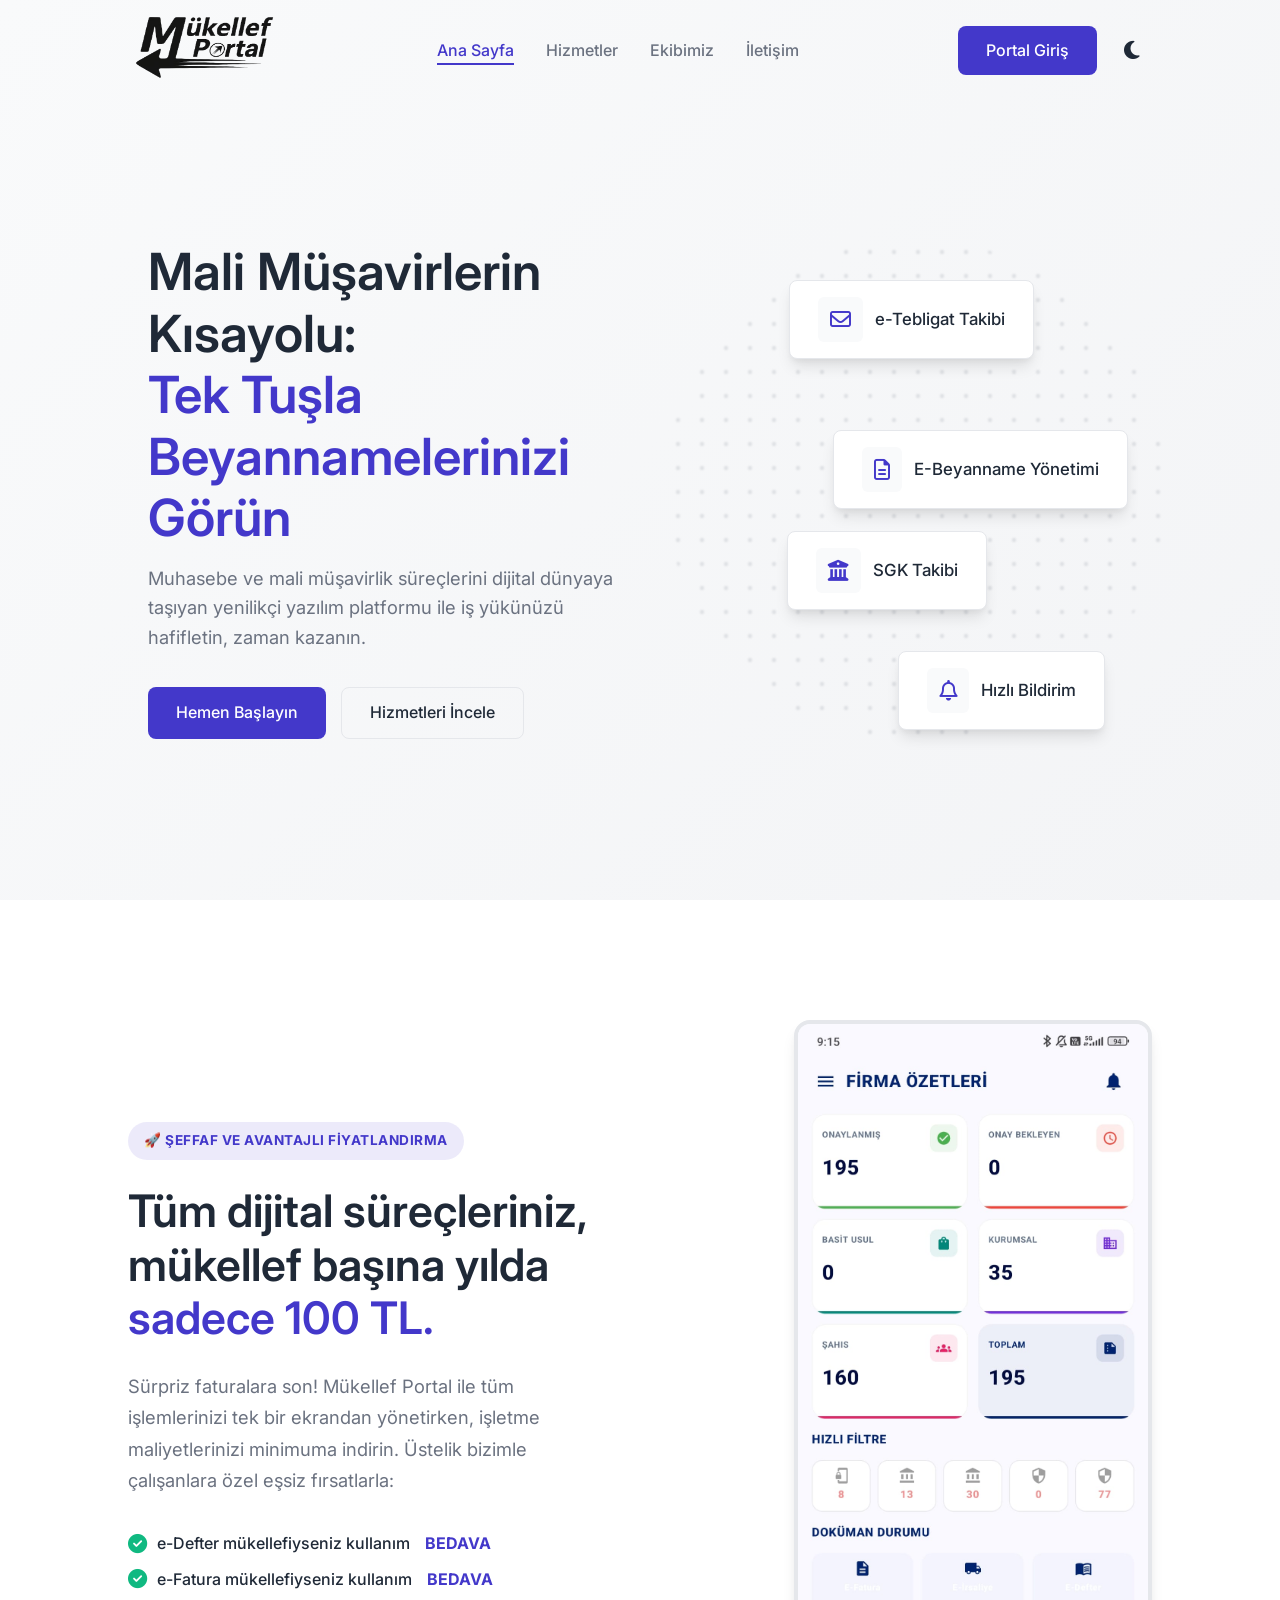
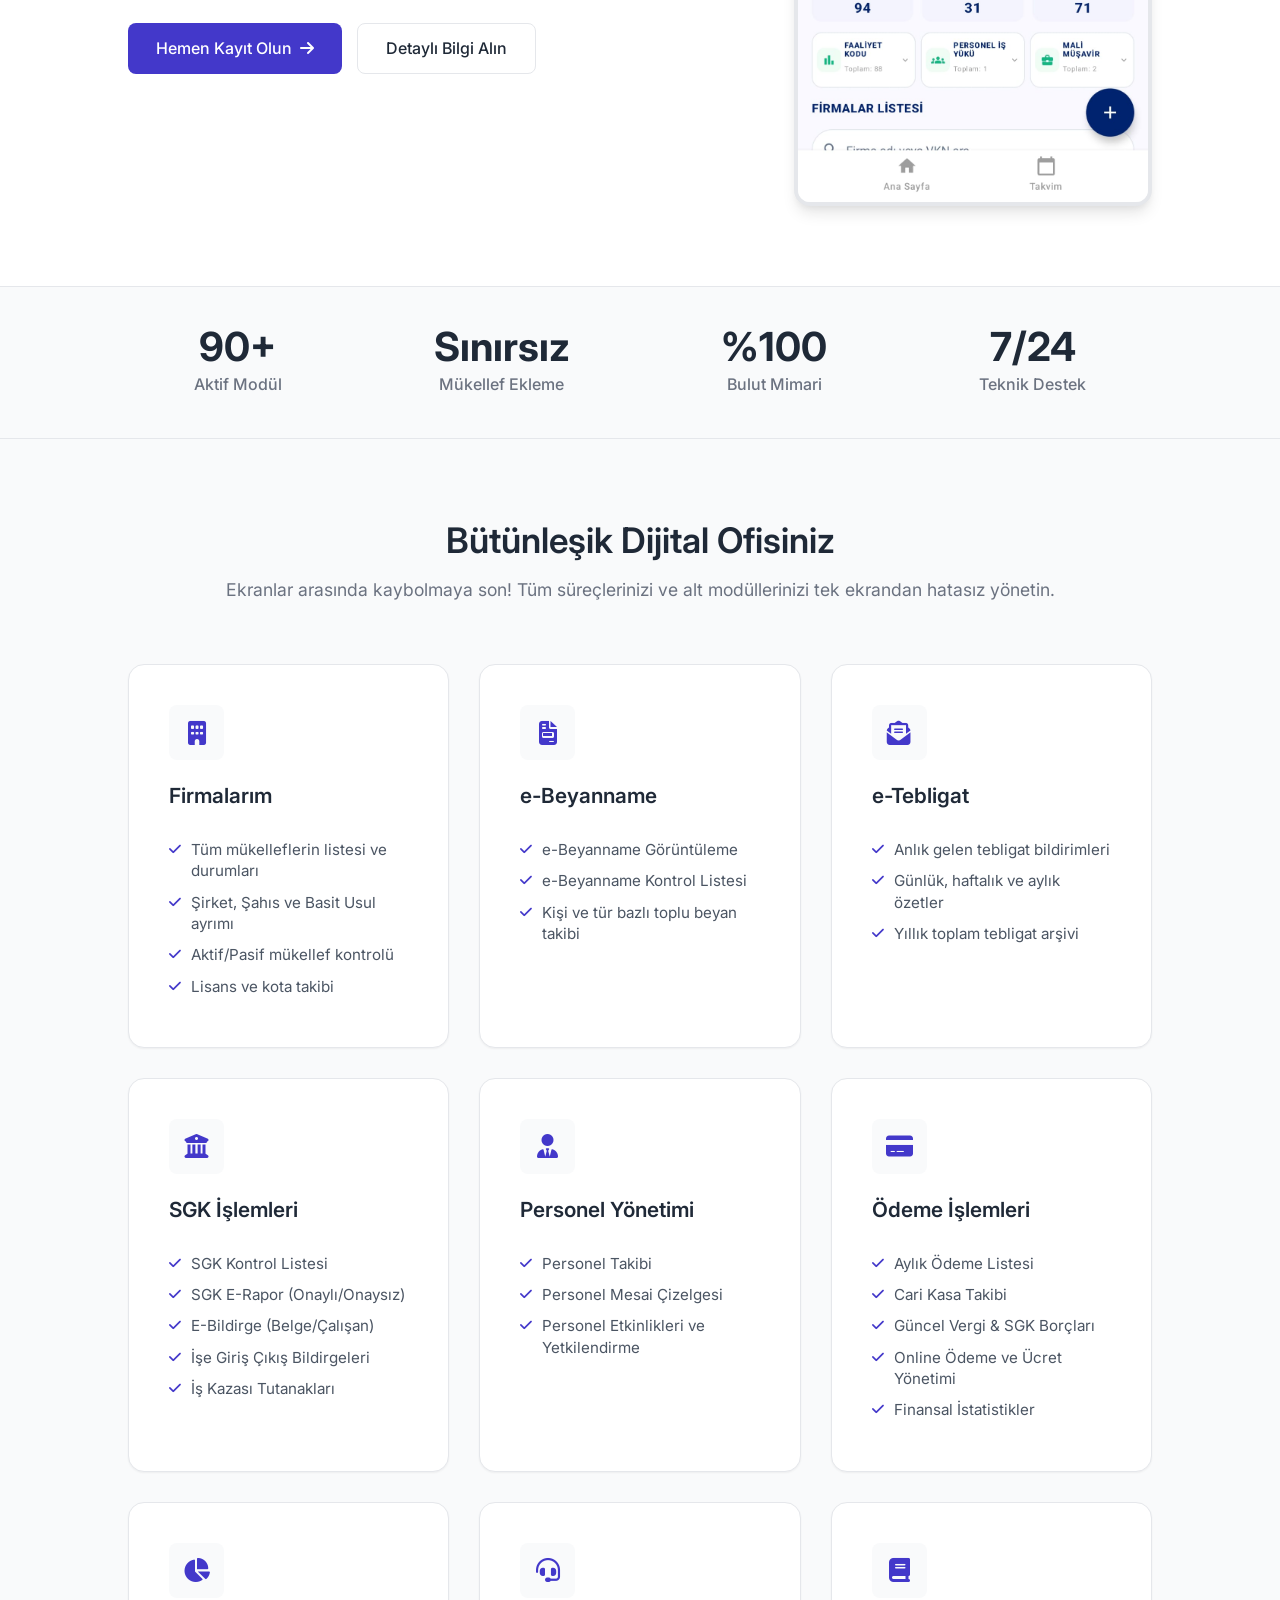
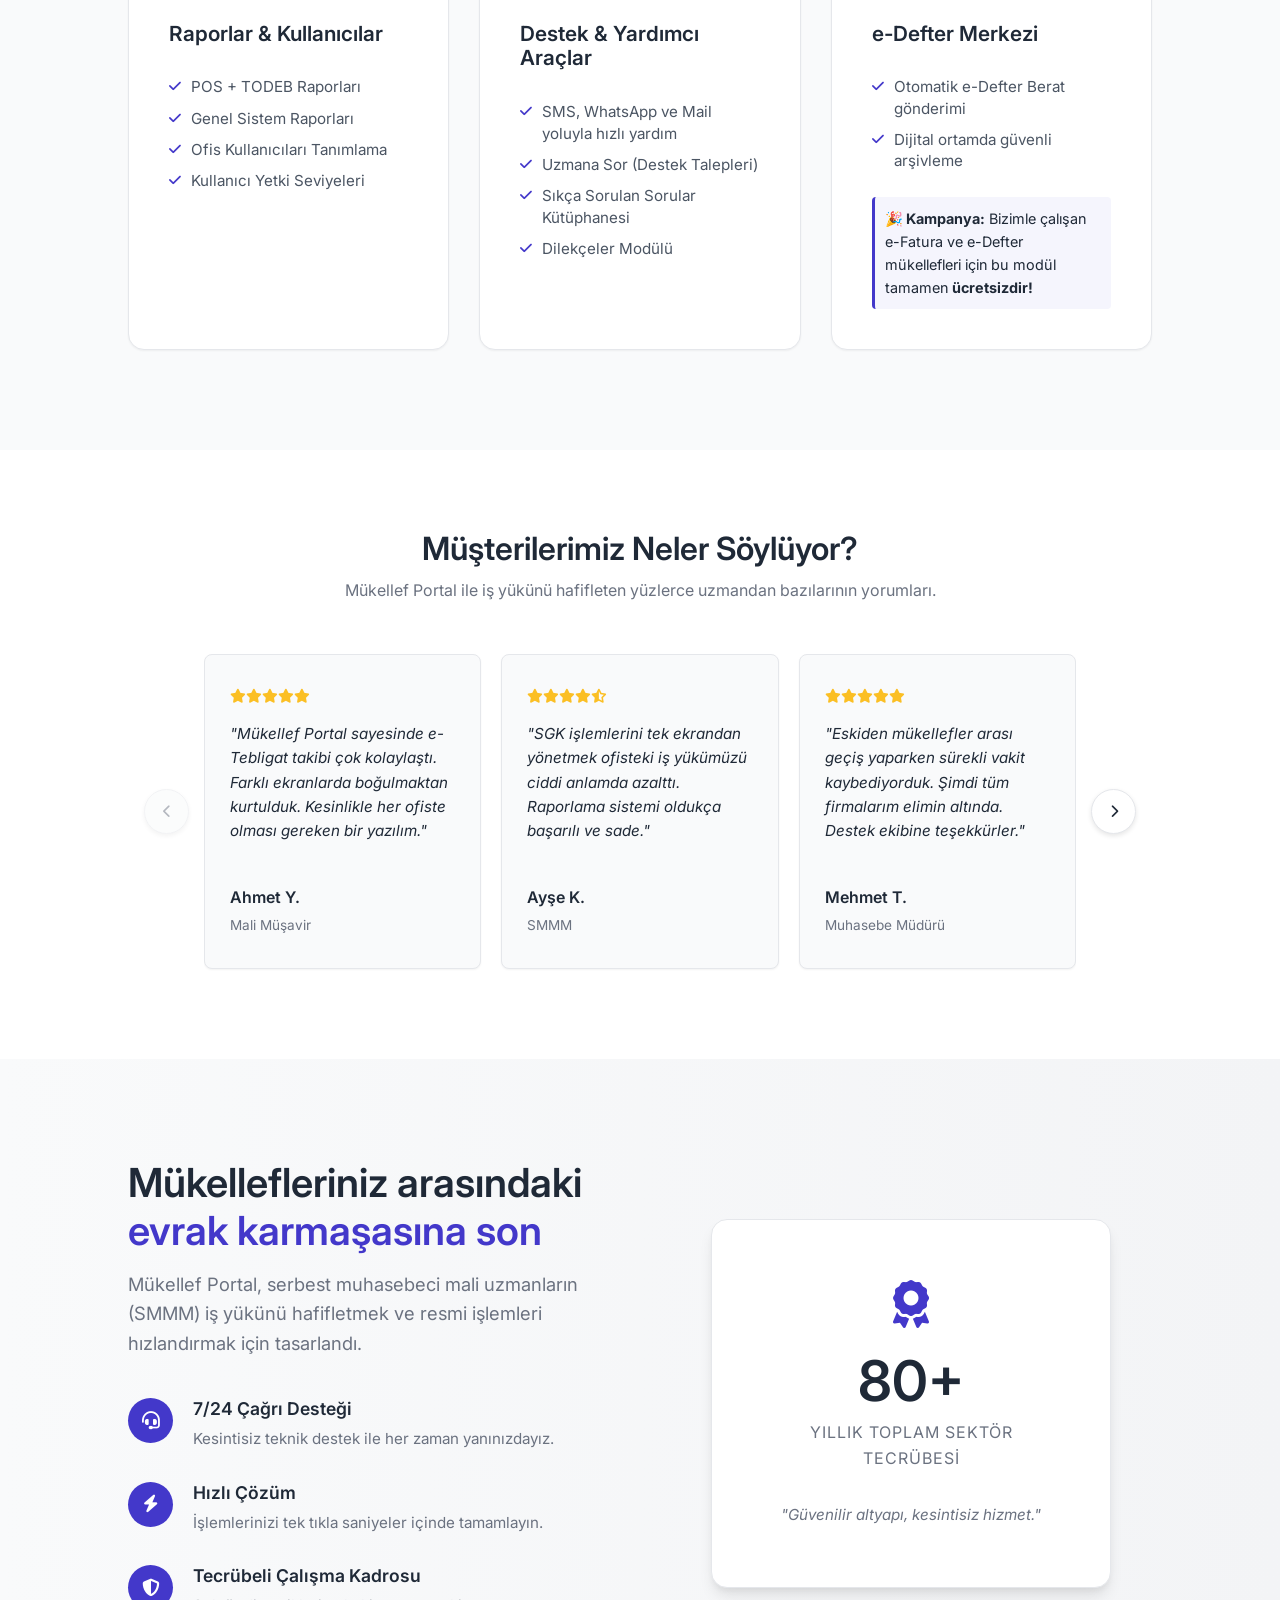
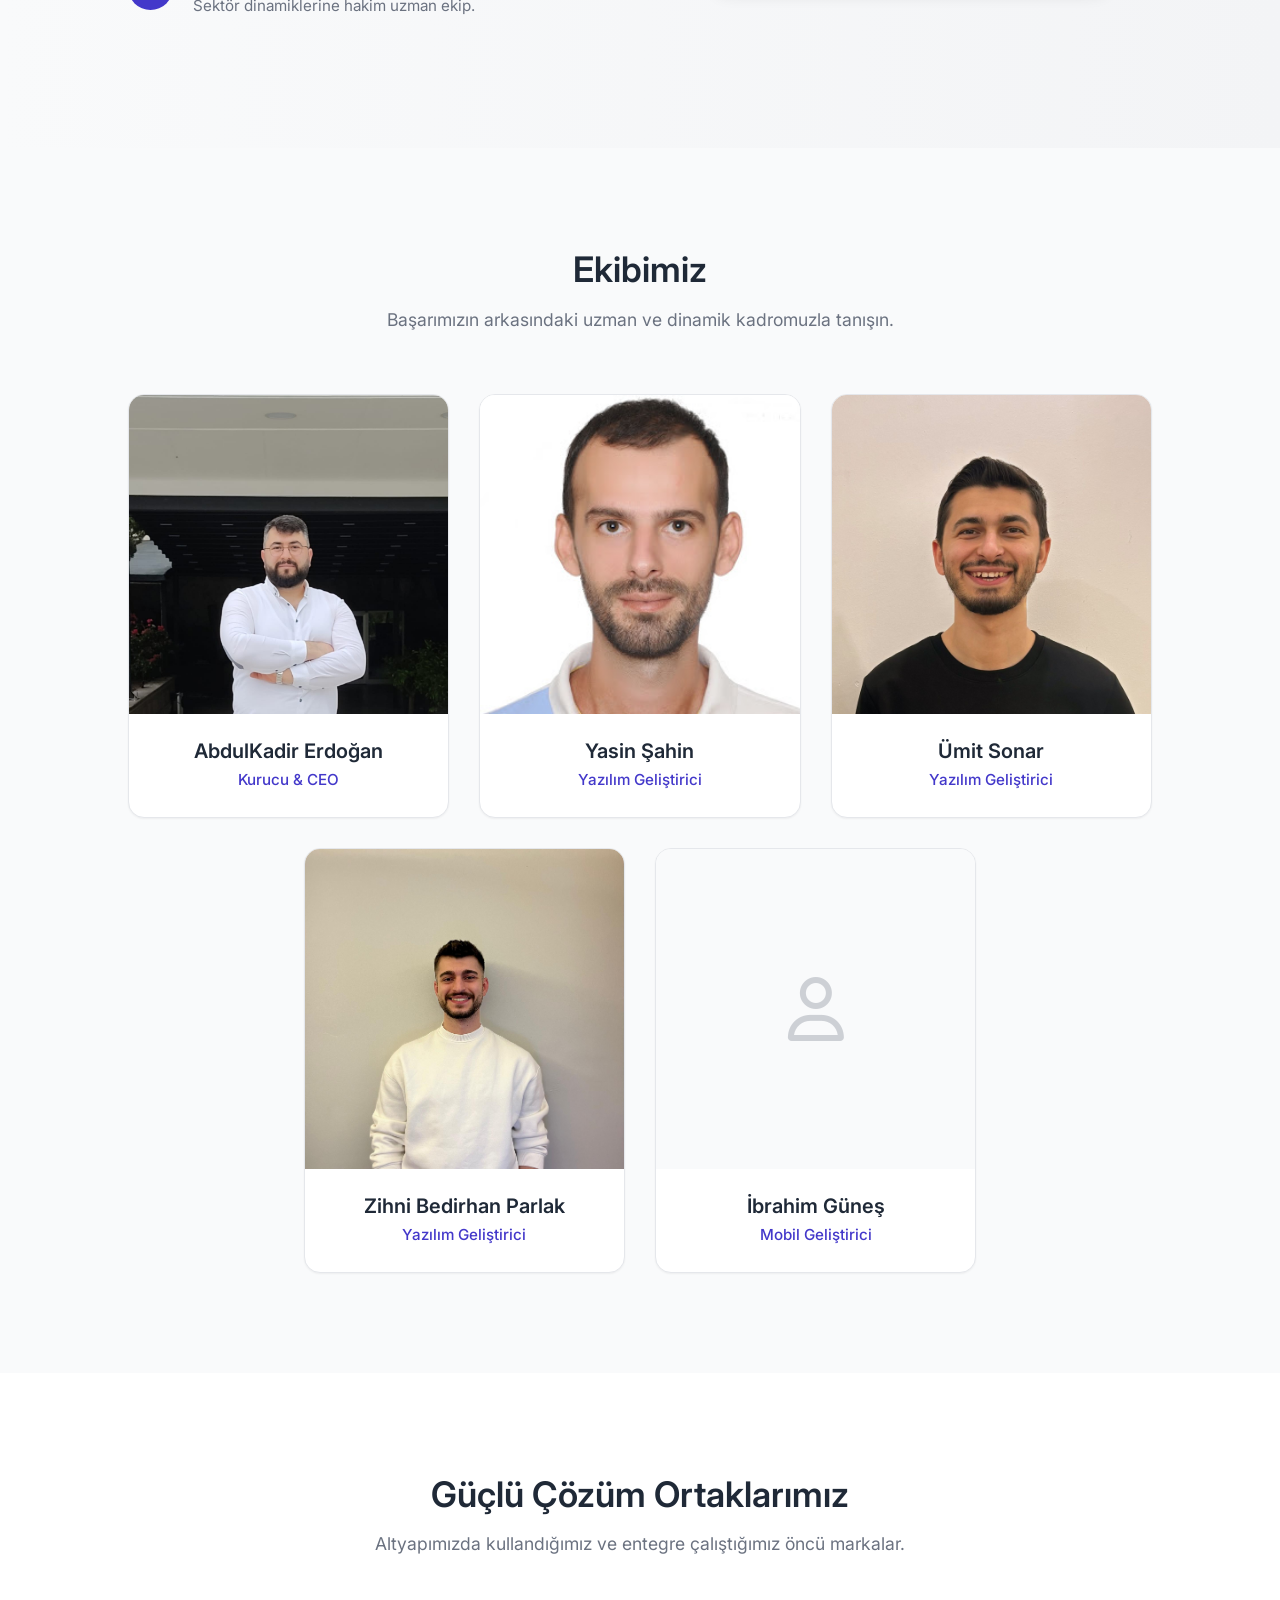
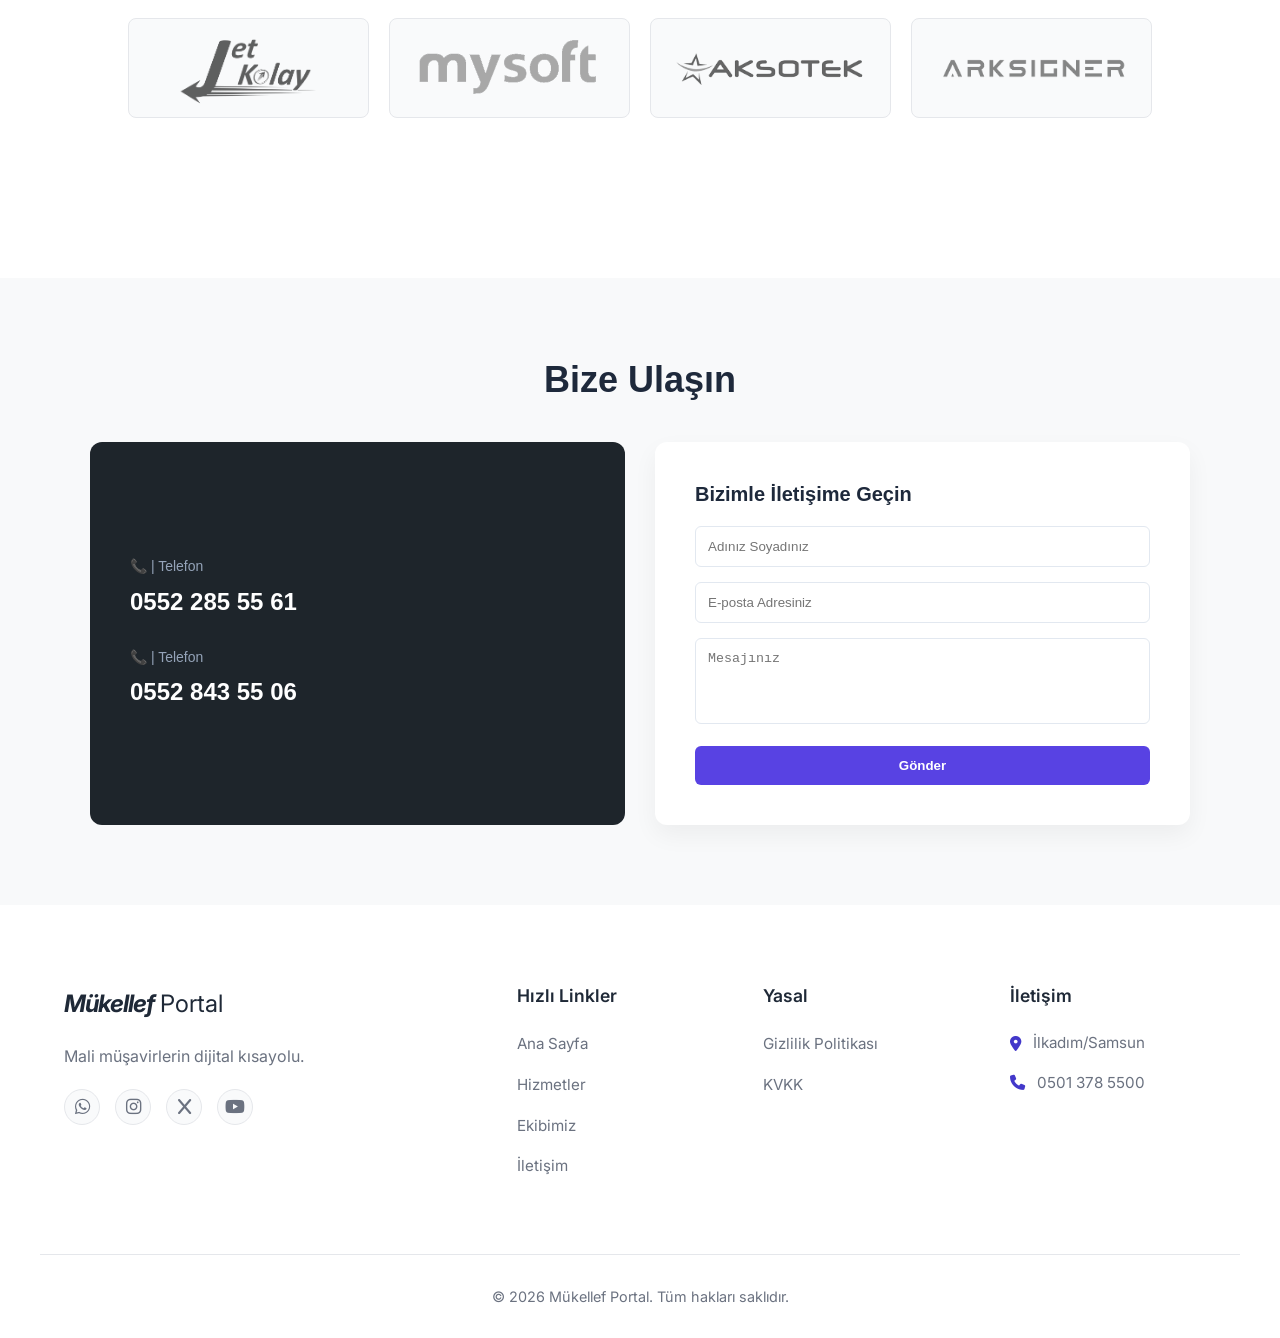
<file: portal/index.html>
<!DOCTYPE html>
<html lang="tr">

<head>
    <meta charset="UTF-8">
    <meta name="viewport" content="width=device-width, initial-scale=1.0">
    <title>Mükellef Portal</title>
    <!-- Google Fonts -->
    <link href="https://fonts.googleapis.com/css2?family=Inter:wght@400;500;600;700&display=swap" rel="stylesheet">
    <!-- FontAwesome -->
    <link rel="stylesheet" href="https://cdnjs.cloudflare.com/ajax/libs/font-awesome/6.4.0/css/all.min.css">
    <!-- CSS -->
    <link rel="stylesheet" href="css/main.css">
    <link rel="stylesheet" href="css/short-cut.css">
    <link rel="stylesheet" href="css/hero.css">
    <link rel="stylesheet" href="css/footer.css">
    <link rel="stylesheet" href="css/yorumlar.css">

    <!-- Yuvarlak Okuma İlerleme Barı Stilleri -->
    <style>
        #progress-scroll-btn {
            position: fixed;
            bottom: 30px;
            right: 30px;
            width: 50px;
            height: 50px;
            background-color: transparent; /* Arka plan tamamen şeffaf kalmaya devam ediyor */
            border-radius: 50%;
            box-shadow: none;
            cursor: pointer;
            opacity: 0;
            visibility: hidden;
            transition: all 0.3s ease;
            z-index: 10000;
            display: flex;
            align-items: center;
            justify-content: center;
        }

        #progress-scroll-btn.active {
            opacity: 1;
            visibility: visible;
        }

        .arrow-icon {
            font-size: 20px;
            color: rgba(51, 51, 51, 0.75); /* Ok işareti daha belirgin ve canlı yapıldı */
            transition: transform 0.3s ease, color 0.3s ease;
        }

        #progress-scroll-btn:hover .arrow-icon {
            transform: translateY(-3px);
            color: rgba(88, 66, 227, 1); /* Üzerine gelince tam mor olur */
        }

        .progress-circle {
            position: absolute;
            top: 0;
            left: 0;
            width: 100%;
            height: 100%;
        }

        .progress-circle path {
            fill: none;
            stroke: rgba(88, 66, 227, 0.7); /* Mor dairenin ilk hali %70 canlılığa yükseltildi, artık sönük durmaz */
            stroke-width: 4.5; /* Çizgi kalınlığı biraz daha belirgin olması için 4.5 yapıldı */
            box-sizing: border-box;
            transition: stroke-dashoffset 0.1s linear, stroke 0.3s ease;
        }

        /* Butonun üzerine gelindiğinde (hover) tam netleşme efekti */
        #progress-scroll-btn:hover {
            /* Üzerine gelindiğinde butona çok hafif, şık bir beyaz parıltı hissi ekledik */
            background-color: rgba(255, 255, 255, 0.1); 
        }

        #progress-scroll-btn:hover .progress-circle path {
            stroke: rgba(88, 66, 227, 1); /* Üzerine gelindiğinde mor çizgi tamamen parlar */
        }



        /* 🚀 MOBİL MENÜYÜ SAĞ TARAFA TAŞIMA */
        @media (max-width: 768px) {
            .navbar {
                left: auto !important; /* Soldan açılma özelliğini iptal ediyoruz */
                right: -100% !important; /* İlk başta ekranın sağ dışında gizlensin */
                transition: all 0.4s ease !important;
            }

            /* Menü açıldığında (active veya show klası geldiğinde) sağdan içeri girsin */
            .navbar.active, .navbar.show {
                right: 0 !important;
                left: auto !important;
            }
        }
    </style>
</head>

<body>

    <!-- Header -->
    <header class="header" id="header">
        <div class="container-fluid nav-container">
            <div class="logo">
                <a href="#ana-sayfa-alani" id="navbarLogo"><img src="images/logolar/mukellef-portal-logo.png"
                        alt=""></a>
            </div>
            <nav class="navbar" id="navbar">
                <ul>
                    <li><a href="#ana-sayfa-alani" class="nav-link active">Ana Sayfa</a></li>
                    <li><a href="#hizmetler-alani" class="nav-link">Hizmetler</a></li>
                    <li> <a href="#ekibimiz-alani" class="nav-link">Ekibimiz</a></li>
                    <li><a href="#iletisim-alani" class="nav-link">İletişim</a></li>

                </ul>
            </nav>
            <div class="header-right">
                <a href="https://app.mukellefportal.com/auth/login" class="btn btn-primary login-btn">Portal Giriş</a>

                <!-- Karanlık Tema Geçiş Butonu -->
                <button class="theme-toggle-btn" id="themeToggle" aria-label="Temayı Değiştir">
                    <i class="fa-solid fa-moon"></i>
                </button>

                <button class="mobile-menu-btn" id="mobileMenuBtn">
                    <i class="fa-solid fa-bars"></i>
                </button>
            </div>
        </div>
    </header>

    <!-- Hero Section -->
    <section class="hero" id="ana-sayfa-alani">
        <div class="container-fluid hero-container">
            <div class="hero-content animate-on-scroll">
                <h1>Mali Müşavirlerin Kısayolu:<br><span>Tek Tuşla Beyannamelerinizi Görün</span></h1>
                <p>Muhasebe ve mali müşavirlik süreçlerini dijital dünyaya taşıyan yenilikçi yazılım platformu ile iş
                    yükünüzü hafifletin, zaman kazanın.</p>
                <div class="hero-buttons">
                    <a href="https://app.mukellefportal.com/auth/login" class="btn btn-primary">Hemen Başlayın</a>
                    <a href="#hizmetler-alani" class="btn btn-outline">Hizmetleri İncele</a>
                </div>
            </div>
            <div class="hero-visual">
                <div class="floating-card card-1 float-anim">
                    <i class="fa-regular fa-envelope"></i> e-Tebligat Takibi
                </div>
                <div class="floating-card card-2 float-anim delay-1">
                    <i class="fa-regular fa-file-lines"></i> E-Beyanname Yönetimi
                </div>
                <div class="floating-card card-3 float-anim delay-2">
                    <i class="fa-solid fa-building-columns"></i> SGK Takibi
                </div>
                <div class="floating-card card-4 float-anim delay-3">
                    <i class="fa-regular fa-bell"></i> Hızlı Bildirim
                </div>
            </div>
        </div>
    </section>
    <!-- Hizmetler Özel Karşılama (Hero) Alanı -->
    <section class="services-intro bg-white" id="hizmetler-alani">
        <div class="container-fluid intro-container">
            <!-- Sol Taraf: Metin ve Butonlar -->
            <div class="intro-content animate-on-scroll">
                <span class="badge-soft">🚀 ŞEFFAF VE AVANTAJLI FİYATLANDIRMA</span>

                <h2 class="intro-title">Tüm dijital süreçleriniz, <br>mükellef başına yılda <span
                        class="text-accent">sadece 100 TL.</span></h2>

                <p class="intro-desc">
                    Sürpriz faturalara son! Mükellef Portal ile tüm işlemlerinizi tek bir ekrandan yönetirken, işletme
                    maliyetlerinizi minimuma indirin. Üstelik bizimle çalışanlara özel eşsiz fırsatlarla:
                </p>

                <ul class="intro-benefits" style="list-style: none; padding: 0; margin-bottom: 30px;">
                    <li
                        style="margin-bottom: 10px; display: flex; align-items: center; gap: 10px; font-weight: 500; color: var(--text-dark);">
                        <i class="fa-solid fa-circle-check" style="color: #10b981; font-size: 1.2rem;"></i>
                        e-Defter mükellefiyseniz kullanım <strong
                            style="color: var(--accent-color); margin-left: 5px;">BEDAVA</strong>
                    </li>
                    <li
                        style="margin-bottom: 10px; display: flex; align-items: center; gap: 10px; font-weight: 500; color: var(--text-dark);">
                        <i class="fa-solid fa-circle-check" style="color: #10b981; font-size: 1.2rem;"></i>
                        e-Fatura mükellefiyseniz kullanım <strong
                            style="color: var(--accent-color); margin-left: 5px;">BEDAVA</strong>
                    </li>
                </ul>

                <div class="intro-buttons">
                    <a href="https://app.mukellefportal.com/auth/login" class="btn btn-primary">Hemen Kayıt Olun <i
                            class="fa-solid fa-arrow-right"></i></a>
                    <a href="#iletisim-alani" class="btn btn-outline">Detaylı Bilgi Alın</a>
                </div>
            </div>

            <!-- Sağ Taraf: Uygulama/Panel Görseli -->
            <div class="intro-visual animate-on-scroll delay-1">
                <div class="mockup-box float-anim">
                    <img src="images/mukellef_portal-1.jpeg" alt="Mükellef Portal Arayüzü" class="panel-img">
                </div>
            </div>
        </div>
    </section>

    <!-- İstatistik / Güven Çubuğu -->
    <div class="stats-bar border-y bg-light">
        <div class="container-fluid stats-container animate-on-scroll">
            <div class="stat-item">
                <span class="stat-number">90+</span>
                <span class="stat-text">Aktif Modül</span>
            </div>
            <div class="stat-item">
                <span class="stat-number">Sınırsız</span>
                <span class="stat-text">Mükellef Ekleme</span>
            </div>
            <div class="stat-item">
                <span class="stat-number">%100</span>
                <span class="stat-text">Bulut Mimari</span>
            </div>
            <div class="stat-item">
                <span class="stat-number">7/24</span>
                <span class="stat-text">Teknik Destek</span>
            </div>
        </div>
    </div>

    <!-- Sunduğumuz Hizmetler (Alt Kartlar) -->
    <section class="services-grid-section bg-light">
        <div class="container-fluid">
            <div class="section-title animate-on-scroll">
                <h2>Bütünleşik Dijital Ofisiniz</h2>
                <p>Ekranlar arasında kaybolmaya son! Tüm süreçlerinizi ve alt modüllerinizi tek ekrandan hatasız
                    yönetin.</p>
            </div>

            <div class="services-grid">
                <div class="service-card animate-on-scroll">
                    <div class="icon-box"><i class="fa-solid fa-building"></i></div>
                    <h3>Firmalarım</h3>
                    <ul class="feature-list">
                        <li><i class="fa-solid fa-check"></i> Tüm mükelleflerin listesi ve durumları</li>
                        <li><i class="fa-solid fa-check"></i> Şirket, Şahıs ve Basit Usul ayrımı</li>
                        <li><i class="fa-solid fa-check"></i> Aktif/Pasif mükellef kontrolü</li>
                        <li><i class="fa-solid fa-check"></i> Lisans ve kota takibi</li>
                    </ul>
                </div>

                <div class="service-card animate-on-scroll delay-1">
                    <div class="icon-box"><i class="fa-solid fa-file-invoice"></i></div>
                    <h3>e-Beyanname</h3>
                    <ul class="feature-list">
                        <li><i class="fa-solid fa-check"></i> e-Beyanname Görüntüleme</li>
                        <li><i class="fa-solid fa-check"></i> e-Beyanname Kontrol Listesi</li>
                        <li><i class="fa-solid fa-check"></i> Kişi ve tür bazlı toplu beyan takibi</li>
                    </ul>
                </div>

                <div class="service-card animate-on-scroll delay-2">
                    <div class="icon-box"><i class="fa-solid fa-envelope-open-text"></i></div>
                    <h3>e-Tebligat</h3>
                    <ul class="feature-list">
                        <li><i class="fa-solid fa-check"></i> Anlık gelen tebligat bildirimleri</li>
                        <li><i class="fa-solid fa-check"></i> Günlük, haftalık ve aylık özetler</li>
                        <li><i class="fa-solid fa-check"></i> Yıllık toplam tebligat arşivi</li>
                    </ul>
                </div>

                <div class="service-card animate-on-scroll">
                    <div class="icon-box"><i class="fa-solid fa-building-columns"></i></div>
                    <h3>SGK İşlemleri</h3>
                    <ul class="feature-list">
                        <li><i class="fa-solid fa-check"></i> SGK Kontrol Listesi</li>
                        <li><i class="fa-solid fa-check"></i> SGK E-Rapor (Onaylı/Onaysız)</li>
                        <li><i class="fa-solid fa-check"></i> E-Bildirge (Belge/Çalışan)</li>
                        <li><i class="fa-solid fa-check"></i> İşe Giriş Çıkış Bildirgeleri</li>
                        <li><i class="fa-solid fa-check"></i> İş Kazası Tutanakları</li>
                    </ul>
                </div>

                <div class="service-card animate-on-scroll delay-1">
                    <div class="icon-box"><i class="fa-solid fa-user-tie"></i></div>
                    <h3>Personel Yönetimi</h3>
                    <ul class="feature-list">
                        <li><i class="fa-solid fa-check"></i> Personel Takibi</li>
                        <li><i class="fa-solid fa-check"></i> Personel Mesai Çizelgesi</li>
                        <li><i class="fa-solid fa-check"></i> Personel Etkinlikleri ve Yetkilendirme</li>
                    </ul>
                </div>

                <div class="service-card animate-on-scroll delay-2">
                    <div class="icon-box"><i class="fa-solid fa-credit-card"></i></div>
                    <h3>Ödeme İşlemleri</h3>
                    <ul class="feature-list">
                        <li><i class="fa-solid fa-check"></i> Aylık Ödeme Listesi</li>
                        <li><i class="fa-solid fa-check"></i> Cari Kasa Takibi</li>
                        <li><i class="fa-solid fa-check"></i> Güncel Vergi & SGK Borçları</li>
                        <li><i class="fa-solid fa-check"></i> Online Ödeme ve Ücret Yönetimi</li>
                        <li><i class="fa-solid fa-check"></i> Finansal İstatistikler</li>
                    </ul>
                </div>

                <div class="service-card animate-on-scroll delay-1">
                    <div class="icon-box"><i class="fa-solid fa-chart-pie"></i></div>
                    <h3>Raporlar & Kullanıcılar</h3>
                    <ul class="feature-list">
                        <li><i class="fa-solid fa-check"></i> POS + TODEB Raporları</li>
                        <li><i class="fa-solid fa-check"></i> Genel Sistem Raporları</li>
                        <li><i class="fa-solid fa-check"></i> Ofis Kullanıcıları Tanımlama</li>
                        <li><i class="fa-solid fa-check"></i> Kullanıcı Yetki Seviyeleri</li>
                    </ul>
                </div>

                <div class="service-card animate-on-scroll delay-2">
                    <div class="icon-box"><i class="fa-solid fa-headset"></i></div>
                    <h3>Destek & Yardımcı Araçlar</h3>
                    <ul class="feature-list">
                        <li><i class="fa-solid fa-check"></i> SMS, WhatsApp ve Mail yoluyla hızlı yardım</li>
                        <li><i class="fa-solid fa-check"></i> Uzmana Sor (Destek Talepleri)</li>
                        <li><i class="fa-solid fa-check"></i> Sıkça Sorulan Sorular Kütüphanesi</li>
                        <li><i class="fa-solid fa-check"></i> Dilekçeler Modülü</li>
                    </ul>
                </div>

                <div class="service-card animate-on-scroll">
                    <div class="icon-box"><i class="fa-solid fa-book"></i></div>
                    <h3>e-Defter Merkezi</h3>
                    <ul class="feature-list">
                        <li><i class="fa-solid fa-check"></i> Otomatik e-Defter Berat gönderimi</li>
                        <li><i class="fa-solid fa-check"></i> Dijital ortamda güvenli arşivleme</li>
                    </ul>
                    <div
                        style="margin-top: 15px; padding: 10px; background-color: rgba(67, 56, 202, 0.05); border-left: 3px solid var(--accent-color, #4338ca); border-radius: 4px; font-size: 0.9rem;">
                        <strong>🎉 Kampanya:</strong> Bizimle çalışan e-Fatura ve e-Defter mükellefleri için bu modül
                        tamamen <strong>ücretsizdir!</strong>
                    </div>
                </div>

            </div>
        </div>
    </section>

    <!--YORUMLAR KISMI -->

    <section class="testimonials-section bg-white" id="kullanici-yorumlari">
        <div class="container-fluid">
            <div class="testimonials-header animate-on-scroll">
                <h2>Müşterilerimiz Neler Söylüyor?</h2>
                <p>Mükellef Portal ile iş yükünü hafifleten yüzlerce uzmandan bazılarının yorumları.</p>
            </div>

            <div class="testimonial-slider-wrap animate-on-scroll delay-1">
                <!-- Geri Butonu -->
                <button class="slider-btn prev-btn" id="t-prev" aria-label="Önceki Yorum"><i
                        class="fa-solid fa-chevron-left"></i></button>

                <div class="testimonial-track-container">
                    <div class="testimonial-track" id="testimonialTrack">

                        <!-- Yorum 1 -->
                        <div class="testimonial-card">
                            <div>
                                <div class="testimonial-stars">
                                    <i class="fa-solid fa-star"></i><i class="fa-solid fa-star"></i><i
                                        class="fa-solid fa-star"></i><i class="fa-solid fa-star"></i><i
                                        class="fa-solid fa-star"></i>
                                </div>
                                <p class="testimonial-comment">"Mükellef Portal sayesinde e-Tebligat takibi çok
                                    kolaylaştı. Farklı ekranlarda boğulmaktan kurtulduk. Kesinlikle her ofiste olması
                                    gereken bir yazılım."</p>
                            </div>
                            <div class="testimonial-author">
                                <h4>Ahmet Y.</h4>
                                <span>Mali Müşavir</span>
                            </div>
                        </div>

                        <!-- Yorum 2 -->
                        <div class="testimonial-card">
                            <div>
                                <div class="testimonial-stars">
                                    <i class="fa-solid fa-star"></i><i class="fa-solid fa-star"></i><i
                                        class="fa-solid fa-star"></i><i class="fa-solid fa-star"></i><i
                                        class="fa-solid fa-star-half-stroke"></i>
                                </div>
                                <p class="testimonial-comment">"SGK işlemlerini tek ekrandan yönetmek ofisteki iş
                                    yükümüzü ciddi anlamda azalttı. Raporlama sistemi oldukça başarılı ve sade."</p>
                            </div>
                            <div class="testimonial-author">
                                <h4>Ayşe K.</h4>
                                <span>SMMM</span>
                            </div>
                        </div>

                        <!-- Yorum 3 -->
                        <div class="testimonial-card">
                            <div>
                                <div class="testimonial-stars">
                                    <i class="fa-solid fa-star"></i><i class="fa-solid fa-star"></i><i
                                        class="fa-solid fa-star"></i><i class="fa-solid fa-star"></i><i
                                        class="fa-solid fa-star"></i>
                                </div>
                                <p class="testimonial-comment">"Eskiden mükellefler arası geçiş yaparken sürekli vakit
                                    kaybediyorduk. Şimdi tüm firmalarım elimin altında. Destek ekibine teşekkürler."</p>
                            </div>
                            <div class="testimonial-author">
                                <h4>Mehmet T.</h4>
                                <span>Muhasebe Müdürü</span>
                            </div>
                        </div>

                        <!-- Yorum 4 -->
                        <div class="testimonial-card">
                            <div>
                                <div class="testimonial-stars">
                                    <i class="fa-solid fa-star"></i><i class="fa-solid fa-star"></i><i
                                        class="fa-solid fa-star"></i><i class="fa-solid fa-star"></i><i
                                        class="fa-solid fa-star"></i>
                                </div>
                                <p class="testimonial-comment">"Fiyat performans olarak piyasadaki en iyi çözüm.
                                    Özellikle e-Defter mükelleflerine sağladıkları avantajlar bizi çok memnun etti."</p>
                            </div>
                            <div class="testimonial-author">
                                <h4>Fatma S.</h4>
                                <span>Serbest Muhasebeci</span>
                            </div>
                        </div>

                        <!-- Yorum 5 -->
                        <div class="testimonial-card">
                            <div>
                                <div class="testimonial-stars">
                                    <i class="fa-solid fa-star"></i><i class="fa-solid fa-star"></i><i
                                        class="fa-solid fa-star"></i><i class="fa-solid fa-star"></i><i
                                        class="fa-regular fa-star"></i>
                                </div>
                                <p class="testimonial-comment">"Destek ekibi çok ilgili, WhatsApp üzerinden anında yanıt
                                    bulabiliyoruz. Arayüzün karanlık tema desteği olması gece çalışmalarında gözümüzü
                                    yormuyor."</p>
                            </div>
                            <div class="testimonial-author">
                                <h4>Kemal E.</h4>
                                <span>SMMM</span>
                            </div>
                        </div>

                        <!-- Yorum 6 -->
                        <div class="testimonial-card">
                            <div>
                                <div class="testimonial-stars">
                                    <i class="fa-solid fa-star"></i><i class="fa-solid fa-star"></i><i
                                        class="fa-solid fa-star"></i><i class="fa-solid fa-star"></i><i
                                        class="fa-solid fa-star"></i>
                                </div>
                                <p class="testimonial-comment">"Beyanname kontrol listeleri sayesinde beyan atlama ve
                                    hata yapma riskimiz tamamen sıfıra indi. Toplu indirme özelliği harika çalışıyor."
                                </p>
                            </div>
                            <div class="testimonial-author">
                                <h4>Zeynep B.</h4>
                                <span>Muhasebe Uzmanı</span>
                            </div>
                        </div>

                        <!-- Yorum 7 -->
                        <div class="testimonial-card">
                            <div>
                                <div class="testimonial-stars">
                                    <i class="fa-solid fa-star"></i><i class="fa-solid fa-star"></i><i
                                        class="fa-solid fa-star"></i><i class="fa-solid fa-star"></i><i
                                        class="fa-solid fa-star"></i>
                                </div>
                                <p class="testimonial-comment">"Kullanıcı yetkilendirmesi sayesinde ofisteki personelin
                                    sadece kendi sorumlu olduğu mükellefleri görmesini sağladık. Veri güvenliğimiz
                                    arttı."</p>
                            </div>
                            <div class="testimonial-author">
                                <h4>Hasan D.</h4>
                                <span>Mali Müşavir</span>
                            </div>
                        </div>

                        <!-- Yorum 8 -->
                        <div class="testimonial-card">
                            <div>
                                <div class="testimonial-stars">
                                    <i class="fa-solid fa-star"></i><i class="fa-solid fa-star"></i><i
                                        class="fa-solid fa-star"></i><i class="fa-solid fa-star"></i><i
                                        class="fa-solid fa-star-half-stroke"></i>
                                </div>
                                <p class="testimonial-comment">"İlk kurulumdan itibaren sistem o kadar akıcı çalışıyor
                                    ki, adaptasyon sürecimiz hiç olmadı diyebilirim. Jetkolay entegrasyonu muazzam."</p>
                            </div>
                            <div class="testimonial-author">
                                <h4>Burcu Ç.</h4>
                                <span>SMMM</span>
                            </div>
                        </div>

                        <!-- Yorum 9 -->
                        <div class="testimonial-card">
                            <div>
                                <div class="testimonial-stars">
                                    <i class="fa-solid fa-star"></i><i class="fa-solid fa-star"></i><i
                                        class="fa-solid fa-star"></i><i class="fa-solid fa-star"></i><i
                                        class="fa-solid fa-star"></i>
                                </div>
                                <p class="testimonial-comment">"Personel yönetimi ve cari kasa takip modülü
                                    beklentilerimin çok üstünde. Artık ofisin tüm işlerini tek yerden yönetebiliyorum."
                                </p>
                            </div>
                            <div class="testimonial-author">
                                <h4>Mustafa A.</h4>
                                <span>Mali Müşavir</span>
                            </div>
                        </div>

                        <!-- Yorum 10 -->
                        <div class="testimonial-card">
                            <div>
                                <div class="testimonial-stars">
                                    <i class="fa-solid fa-star"></i><i class="fa-solid fa-star"></i><i
                                        class="fa-solid fa-star"></i><i class="fa-solid fa-star"></i><i
                                        class="fa-solid fa-star"></i>
                                </div>
                                <p class="testimonial-comment">"Bulut mimarisi gerçekten hayat kurtarıyor. Hafta sonu
                                    ofise gitmeden acil bir beyannameyi evden saniyeler içinde kontrol edebildim."</p>
                            </div>
                            <div class="testimonial-author">
                                <h4>Elif N.</h4>
                                <span>SMMM</span>
                            </div>
                        </div>

                        <!-- Yorum 11 -->
                        <div class="testimonial-card">
                            <div>
                                <div class="testimonial-stars">
                                    <i class="fa-solid fa-star"></i><i class="fa-solid fa-star"></i><i
                                        class="fa-solid fa-star"></i><i class="fa-solid fa-star"></i><i
                                        class="fa-regular fa-star"></i>
                                </div>
                                <p class="testimonial-comment">"Sıkça sorulan sorular arşivi ve dilekçeler modülü
                                    sürekli başvurduğumuz bir rehber oldu. Yazılım çok kullanışlı, ancak birkaç modül
                                    daha eklenebilir."</p>
                            </div>
                            <div class="testimonial-author">
                                <h4>Caner V.</h4>
                                <span>Muhasebe Müdürü</span>
                            </div>
                        </div>

                        <!-- Yorum 12 -->
                        <div class="testimonial-card">
                            <div>
                                <div class="testimonial-stars">
                                    <i class="fa-solid fa-star"></i><i class="fa-solid fa-star"></i><i
                                        class="fa-solid fa-star"></i><i class="fa-solid fa-star"></i><i
                                        class="fa-solid fa-star"></i>
                                </div>
                                <p class="testimonial-comment">"İlk günden beri kullanıyoruz, kısa sürede ofisimizin
                                    vazgeçilmezi oldu. Mali müşavirlik mesleğini modernize eden ekibe teşekkürler."</p>
                            </div>
                            <div class="testimonial-author">
                                <h4>Serkan M.</h4>
                                <span>Mali Müşavir</span>
                            </div>
                        </div>

                    </div>
                </div>

                <!-- İleri Butonu -->
                <button class="slider-btn next-btn" id="t-next" aria-label="Sonraki Yorum"><i
                        class="fa-solid fa-chevron-right"></i></button>
            </div>
        </div>
    </section>



    <!-- Info Section -->
    <section class="info-section">
        <div class="container-fluid info-container">
            <div class="info-content animate-on-scroll">
                <h2>Mükellefleriniz arasındaki <br><span>evrak karmaşasına son</span></h2>
                <p class="subtitle">Mükellef Portal, serbest muhasebeci mali uzmanların (SMMM) iş yükünü hafifletmek
                    ve resmi işlemleri hızlandırmak için tasarlandı.</p>

                <ul class="features-list">
                    <li>
                        <div class="feature-icon"><i class="fa-solid fa-headset"></i></div>
                        <div>
                            <h4>7/24 Çağrı Desteği</h4>
                            <p>Kesintisiz teknik destek ile her zaman yanınızdayız.</p>
                        </div>
                    </li>
                    <li>
                        <div class="feature-icon"><i class="fa-solid fa-bolt"></i></div>
                        <div>
                            <h4>Hızlı Çözüm</h4>
                            <p>İşlemlerinizi tek tıkla saniyeler içinde tamamlayın.</p>
                        </div>
                    </li>
                    <li>
                        <div class="feature-icon"><i class="fa-solid fa-shield-halved"></i></div>
                        <div>
                            <h4>Tecrübeli Çalışma Kadrosu</h4>
                            <p>Sektör dinamiklerine hakim uzman ekip.</p>
                        </div>
                    </li>
                </ul>
            </div>
            <div class="info-visual animate-on-scroll delay-1">
                <div class="experience-card float-anim">
                    <i class="fa-solid fa-award"></i>
                    <h3>80+</h3>
                    <p>YILLIK TOPLAM SEKTÖR TECRÜBESİ</p>
                    <span class="quote-italic">"Güvenilir altyapı, kesintisiz hizmet."</span>
                </div>
            </div>
        </div>
    </section>


    <section class="team-section bg-light" id="ekibimiz-alani">
        <div class="container-fluid">
            <div class="section-title animate-on-scroll">
                <h2>Ekibimiz</h2>
                <p>Başarımızın arkasındaki uzman ve dinamik kadromuzla tanışın.</p>
            </div>
            <div class="team-grid">
                <!-- Kişi 1 -->
                <div class="team-card animate-on-scroll">
                    <div class="team-img-box">
                        <img src="images/team/abdulkadir-erdogan.jpg" alt="ABDULKADİR ERDOĞAN"
                            onerror="this.style.display='none'; this.nextElementSibling.style.display='flex';">
                        <i class="fa-regular fa-user placeholder-icon" style="display: none;"></i>
                    </div>
                    <div class="team-info">
                        <div class="member-details">
                            <h4>AbdulKadir Erdoğan</h4>
                            <p>Kurucu & CEO</p>
                        </div>
                        <div class="member-social">
                            <a href="https://www.linkedin.com/in/abdulkadir-erdo%C4%9Fan-a652311ab/" target="_blank"
                                rel="noopener noreferrer" class="linkedin-btn"><i class="fa-brands fa-linkedin"></i>
                                LinkedIn</a>
                        </div>
                    </div>
                </div>

                <div class="team-card animate-on-scroll delay-1">
                    <div class="team-img-box">
                        <img src="images/team/yasin-sahin.jpeg" alt="YASİN ŞAHİN"
                            onerror="this.style.display='none'; this.nextElementSibling.style.display='flex';">
                    </div>
                    <div class="team-info">
                        <div class="member-details">
                            <h4>Yasin Şahin</h4>
                            <p>Yazılım Geliştirici</p>
                        </div>
                        <div class="member-social">
                            <a href="https://www.linkedin.com/in/yasinsahin55/" target="_blank"
                                rel="noopener noreferrer" class="linkedin-btn"><i class="fa-brands fa-linkedin"></i>
                                LinkedIn</a>
                        </div>
                    </div>
                </div>

                <div class="team-card animate-on-scroll delay-2">
                    <div class="team-img-box">

                        <img src="images/team/umit-sonar.jpeg" alt="UMİT SONAR"
                            onerror="this.style.display='none'; this.nextElementSibling.style.display='flex';">
                        <i class="fa-regular fa-user placeholder-icon" style="display: none;"></i>
                    </div>
                    <div class="team-info">
                        <div class="member-details">
                            <h4>Ümit Sonar</h4>
                            <p>Yazılım Geliştirici</p>
                        </div>
                        <div class="member-social">
                            <a href="https://www.linkedin.com/in/%C3%BCmitsonar/" target="_blank"
                                rel="noopener noreferrer" class="linkedin-btn"><i class="fa-brands fa-linkedin"></i>
                                LinkedIn</a>
                        </div>
                    </div>
                </div>
                <div class="team-card animate-on-scroll delay-3">
                    <div class="team-img-box">
                        <img src="images/team/bedirhan-parlak.jpeg" alt="BEDİRHAN PARLAK"
                            onerror="this.style.display='none'; this.nextElementSibling.style.display='flex';">
                        <i class="fa-regular fa-user placeholder-icon" style="display: none;"></i>
                    </div>
                    <div class="team-info">
                        <div class="member-details">
                            <h4>Zihni Bedirhan Parlak</h4>
                            <p>Yazılım Geliştirici</p>
                        </div>
                        <div class="member-social">
                            <a href="https://www.linkedin.com/in/bedirhan-parlak-8a42033bb/" target="_blank"
                                rel="noopener noreferrer" class="linkedin-btn"><i class="fa-brands fa-linkedin"></i>
                                LinkedIn</a>
                        </div>
                    </div>
                </div>

                <!-- Kişi 5 (Alt Satır Sağ) -->
                <div class="team-card animate-on-scroll delay-1">
                    <div class="team-img-box">
                        <i class="fa-regular fa-user placeholder-icon"></i>
                    </div>
                    <div class="team-info">
                        <div class="member-details">
                            <h4>İbrahim Güneş</h4>
                            <p>Mobil Geliştirici</p>
                        </div>
                        <div class="member-social">
                            <a href="https://www.linkedin.com/in/ibrahim-g%C3%BCne%C5%9F/" target="_blank"
                                class="linkedin-btn"><i class="fa-brands fa-linkedin"></i>
                            <a href="https://www.linkedin.com/in/ibrahim-g%C3%BCne%C5%9F/" target="_blank" class="linkedin-btn"><i class="fa-brands fa-linkedin"></i>
                                LinkedIn</a>
                        </div>
                    </div>
                </div>
            </div>
        </div>
    </section>

    <section class="partners-section">
        <div class="container-fluid">
            <div class="section-title animate-on-scroll">
                <h2>Güçlü Çözüm Ortaklarımız</h2>
                <p>Altyapımızda kullandığımız ve entegre çalıştığımız öncü markalar.</p>
            </div>

            <div class="partners-grid animate-on-scroll delay-1">
                <!-- Kart 1: Jetkolay -->
                <div class="partner-card">
                    <a href="https://www.jetkolay.com" target="_blank" title="Jetkolay'a Git"
                        style="display: flex; justify-content: center; align-items: center; width: 100%; height: 100%;">
                        <img src="images/logolar/jet-kolay-logo.png" alt="Jetkolay"
                            style="max-width: 90%; max-height: 80px; object-fit: contain; transform: scale(1.2);">
                    </a>
                </div>

                <!-- Kart 2: Mysoft -->
                <div class="partner-card">
                    <a href="https://www.mysoft.com.tr" target="_blank" title="Mysoft'a Git"
                        style="display: flex; justify-content: center; align-items: center; width: 100%; height: 100%;">
                        <img src="images/logolar/mysoft-logo.png" alt="mysoft"
                            style="max-width: 90%; max-height: 80px; object-fit: contain;">
                    </a>
                </div>

                <!-- Kart 3: Arksotek -->
                <div class="partner-card">
                    <a href="https://aksotek.com.tr/" target="_blank" title="Arksotek'e Git"
                        style="display: flex; justify-content: center; align-items: center; width: 100%; height: 100%;">
                        <img src="images/logolar/aksoket-logo.png" alt="arksotek"
                            style="max-width: 90%; max-height: 80px; object-fit: contain;">
                    </a>
                </div>

                <!-- Kart 4: ArkSigner -->
                <div class="partner-card">
                    <a href="https://www.arksigner.com" target="_blank" title="ArkSigner'a Git"
                        style="display: flex; justify-content: center; align-items: center; width: 100%; height: 100%;">
                        <img src="images/logolar/arksigner.png" alt="arksigner"
                            style="max-width: 90%; max-height: 80px; object-fit: contain;">
                    </a>
                </div>
            </div>
        </div>
    </section>


    <section id="iletisim-alani"
        style="padding: 80px 20px; background-color: #f8f9fa; font-family: sans-serif; margin-top: 60px;">
        <div style="max-width: 1100px; margin: 0 auto; text-align: center;">

            <h1 style="color: #1e293b; font-size: 36px; margin-bottom: 40px; font-weight: bold;">Bize Ulaşın</h1>

            <div style="display: flex; flex-wrap: wrap; gap: 30px; justify-content: center; text-align: left;">

                <div
                    style="flex: 1; min-width: 320px; background-color: #1e252b; color: white; padding: 40px; border-radius: 12px; display: flex; flex-direction: column; justify-content: center; gap: 25px;">

                    <div>
                        <span style="color: #94a3b8; font-size: 14px; display: block; margin-bottom: 5px;">📞 |
                            Telefon</span>
                        <a href="tel:+905522855561"
                            style="color: white; text-decoration: none; font-size: 24px; font-weight: bold; display: block;">
                            0552 285 55 61
                        </a>
                    </div>

                    <div>
                        <span style="color: #94a3b8; font-size: 14px; display: block; margin-bottom: 5px;">📞 |
                            Telefon</span>
                        <a href="tel:+905528435506"
                            style="color: white; text-decoration: none; font-size: 24px; font-weight: bold; display: block;">
                            0552 843 55 06
                        </a>
                    </div>

                </div>

                <div
                    style="flex: 1; min-width: 320px; background: white; padding: 40px; border-radius: 12px; box-shadow: 0 10px 25px rgba(0,0,0,0.05);">
                    <h3 style="color: #1e293b; margin-bottom: 20px; font-size: 20px;">Bizimle İletişime Geçin</h3>
                    <form id="mukellef-iletisim-formu">
                        <input type="text" name="customer_name" placeholder="Adınız Soyadınız" required
                            style="width: 100%; padding: 12px; margin-bottom: 15px; border: 1px solid #e2e8f0; border-radius: 6px; box-sizing: border-box;">
                        <input type="email" name="customer_email" placeholder="E-posta Adresiniz" required
                            style="width: 100%; padding: 12px; margin-bottom: 15px; border: 1px solid #e2e8f0; border-radius: 6px; box-sizing: border-box;">
                        <textarea name="customer_message" placeholder="Mesajınız" rows="4" required
                            style="width: 100%; padding: 12px; margin-bottom: 15px; border: 1px solid #e2e8f0; border-radius: 6px; box-sizing: border-box; resize: none;"></textarea>
                        <button type="submit" id="form-submit-btn"
                            style="width: 100%; padding: 12px; background-color: #5842e3; color: white; border: none; border-radius: 6px; font-weight: bold; cursor: pointer;">Gönder</button>
                    </form>
                </div>

            </div>
        </div>
    </section>

    <!-- Footer -->
    <footer class="footer">
        <div class="container footer-grid">
            <div class="footer-col brand-col">
                <div class="logo">
                    <strong>Mükellef</strong> Portal
                </div>
                <p>Mali müşavirlerin dijital kısayolu.</p>

                <!-- Sosyal Medya İkonları -->
                <div class="social-links">
                    <a href="https://wa.me/905522855561" target="_blank" aria-label="WhatsApp"><i
                            class="fa-brands fa-whatsapp"></i></a>
                    <a href="https://www.instagram.com/mukellefportal/?hl=tr" target="_blank" aria-label="Instagram"><i
                            class="fa-brands fa-instagram"></i></a>
                    <a href="https://x.com/jetkolaybilisim" target="_blank" aria-label="Twitter"><i
                            class="fab fa-x"></i></a>
                    <a href="https://www.youtube.com/@JETKOLAYB%C4%B0L%C4%B0%C5%9E%C4%B0M" target="_blank"
                        aria-label="YouTube"><i class="fa-brands fa-youtube"></i></a>
                </div>
            </div>
            <div class="footer-col">
                <h4>Hızlı Linkler</h4>
                <ul>
                    <li><a href="#ana-sayfa-alani">Ana Sayfa</a></li>
                    <li><a href="#hizmetler-alani">Hizmetler</a></li>
                    <li><a href="#ekibimiz-alani">Ekibimiz</a></li>
                    <li><a href="#iletisim-alani">İletişim</a></li>
                </ul>
            </div>
            <div class="footer-col">
                <h4>Yasal</h4>
                <ul>
                    <li><a href="#">Gizlilik Politikası</a></li>
                    <li><a href="#">KVKK</a></li>
                </ul>
            </div>
            <div class="footer-col">
                <h4>İletişim</h4>
                <ul class="contact-info">
                    <li>
                        <a href="https://www.google.com/maps?ll=41.297399,36.332208&z=17&t=m&hl=tr&gl=TR&mapclient=embed&cid=4014054536983940385"
                            target="_blank" rel="noopener noreferrer"
                            style="display: flex; align-items: center; gap: 12px;">
                            <i class="fa-solid fa-location-dot"></i> İlkadım/Samsun
                        </a>
                    </li>
                    <li><i class="fa-solid fa-phone"></i> 0501 378 5500</li>
                </ul>
            </div>
        </div>
        <div class="container footer-bottom">
            <p>© 2026 Mükellef Portal. Tüm hakları saklıdır.</p>
        </div>
    </footer>

    <!-- HTML Yapısı (Daire ve Ok) -->
    <div id="progress-scroll-btn">
        <svg class="progress-circle" width="100%" height="100%" viewBox="-1 -1 102 102">
            <path d="M50,1 a49,49 0 0,1 0,98 a49,49 0 0,1 0,-98" />
        </svg>
        <span class="arrow-icon">↑</span>
    </div>
    <script src="js/script.js"></script>

    <!-- Yuvarlak Okuma İlerleme Barı Mantığı -->
    <script>
document.addEventListener("DOMContentLoaded", () => {
            const scrollBtn = document.getElementById("progress-scroll-btn");
            const progressPath = document.querySelector(".progress-circle path");
            const pathLength = progressPath.getTotalLength();

            progressPath.style.strokeDasharray = `${pathLength} ${pathLength}`;
            progressPath.style.strokeDashoffset = pathLength;

            const updateProgress = () => {
                const scroll = window.scrollY || document.documentElement.scrollTop;
                const height = document.documentElement.scrollHeight - document.documentElement.clientHeight;
                
                const progress = pathLength - (scroll * pathLength) / height;
                progressPath.style.strokeDashoffset = progress;

                if (scroll > 200) {
                    scrollBtn.classList.add("active");
                } else {
                    scrollBtn.classList.remove("active");
                }
            };

            scrollBtn.addEventListener("click", () => {
                window.scrollTo({
                    top: 0,
                    behavior: "smooth"
                });
            });

            window.addEventListener("scroll", updateProgress);

            // 🚀 TAMAMEN GÜVENLİ VE BAĞIMSIZ MOBİL MENÜ KAPATMA MANTIĞI
            const navbar = document.getElementById("navbar");
            const mobileMenuBtn = document.getElementById("mobileMenuBtn");
            const navLinks = document.querySelectorAll(".nav-link");

            navLinks.forEach(link => {
                link.addEventListener("click", () => {
                    // 1. Menü penceresini kapatıyoruz
                    navbar.classList.remove("active"); 
                    navbar.classList.remove("show");
                    
                    // 2. Butonun çarpı olmasını sağlayan aktiflik sınıflarını siliyoruz
                    mobileMenuBtn.classList.remove("active");
                    mobileMenuBtn.classList.remove("open");
                    
                    // 3. Garanti olsun diye butonun içindeki ikonu zorla 3 çizgi (fa-bars) yapıyoruz
                    const menuIcon = mobileMenuBtn.querySelector("i");
                    if (menuIcon) {
                        menuIcon.className = "fa-solid fa-bars";
                    }
                });
            });
        });
    </script>
</body>

</html>
</file>
<file: portal/css/main.css>
html {
  scroll-behavior: smooth;
}
/* =========================================
   1. GLOBAL DEĞİŞKENLER & TEMALAR
========================================= */

/* --- Light Theme (Varsayılan) --- */
:root {
    --primary-color: #312e81;
    --primary-light: #3730a3;
    --accent-color: #4338ca;
    --text-dark: #1f2937;
    --text-gray: #6b7280;
    --bg-white: #ffffff;
    --bg-light: #f9fafb;
    --bg-section: #f3f4f6;
    --border-color: #e5e7eb;
    --shadow-sm: 0 1px 2px 0 rgba(0, 0, 0, 0.05);
    --shadow-md: 0 4px 6px -1px rgba(0, 0, 0, 0.1), 0 2px 4px -1px rgba(0, 0, 0, 0.06);
    --shadow-lg: 0 10px 15px -3px rgba(0, 0, 0, 0.1), 0 4px 6px -2px rgba(0, 0, 0, 0.05);
    --radius-md: 8px;
    --radius-lg: 16px;
    --transition: all 0.3s ease;

    --gradient-hero: linear-gradient(135deg, rgba(249, 250, 251, 1) 0%, rgba(243, 244, 246, 1) 100%);
    --gradient-info: linear-gradient(90deg, rgba(249, 250, 251, 1) 0%, rgba(243, 244, 246, 1) 100%);
}

/* --- Dark Theme --- */
[data-theme="dark"] {
    --primary-color: #6366f1;
    --primary-light: #818cf8;
    --accent-color: #6366f1;
    --text-dark: #f9fafb;
    --text-gray: #9ca3af;
    --bg-white: #111827;
    --bg-light: #1f2937;
    --bg-section: #374151;
    --border-color: #374151;
    --shadow-sm: 0 1px 2px 0 rgba(0, 0, 0, 0.5);
    --shadow-md: 0 4px 6px -1px rgba(0, 0, 0, 0.6);
    --shadow-lg: 0 10px 15px -3px rgba(0, 0, 0, 0.7);

    --gradient-hero: linear-gradient(135deg, #111827 0%, #1f2937 100%);
    --gradient-info: linear-gradient(90deg, #111827 0%, #1f2937 100%);
}

/* =========================================
   2. RESET & BASE
========================================= */
* {
    margin: 0;
    padding: 0;
    box-sizing: border-box;
}

.logo img{
    width: 150px;
    height: auto;
    max-height: 70px;
}

html {
    scroll-behavior: smooth;
}

body {
    font-family: 'Inter', sans-serif;
    color: var(--text-dark);
    line-height: 1.6;
    background-color: var(--bg-white);
    overflow-x: hidden;
    transition: background-color 0.4s ease, color 0.4s ease;
}

a {
    text-decoration: none;
    color: inherit;
}

ul {
    list-style: none;
}

img {
    max-width: 100%;
    height: auto;
}

.container {
    width: 100%;
    max-width: 1200px;
    margin: 0 auto;
    padding: 0 24px;
}

.container-fluid {
    width: 100%;
    padding: 0 10%;
}

.bg-light {
    background-color: var(--bg-light);
}

.bg-white {
    background-color: var(--bg-white);
}

.border-y {
    border-top: 1px solid var(--border-color);
    border-bottom: 1px solid var(--border-color);
}

/* =========================================
   3. TİPOGRAFİ
========================================= */
h1,
h2,
h3,
h4 {
    font-weight: 600;
    line-height: 1.2;
    margin-bottom: 15px;
}

h1 {
    font-size: 3.2rem;
}

h1 span {
    color: var(--accent-color);
}

h2 {
    font-size: 2.2rem;
    color: var(--text-dark);
}

.section-title {
    text-align: center;
    margin-bottom: 60px;
}

.section-title p {
    color: var(--text-gray);
    font-size: 1.1rem;
}

.text-accent {
    color: var(--accent-color);
}

/* =========================================
   4. BUTONLAR
========================================= */
.btn {
    display: inline-flex;
    align-items: center;
    justify-content: center;
    padding: 12px 28px;
    border-radius: var(--radius-md);
    font-weight: 500;
    transition: var(--transition);
    cursor: pointer;
    gap: 8px;
    border: none;
    font-size: 1rem;
    text-align: center;
    white-space: nowrap;
}

.btn-primary {
    background-color: var(--accent-color);
    color: white;
}

.btn-primary:hover {
    background-color: var(--primary-light);
    transform: translateY(-2px);
    box-shadow: var(--shadow-md);
}

.btn-outline {
    background-color: transparent;
    border: 1px solid var(--border-color);
    color: var(--text-dark);
}

.btn-outline:hover {
    border-color: var(--text-gray);
    background-color: var(--bg-light);
    transform: translateY(-2px);
}

.btn-white {
    background-color: var(--bg-white);
    color: var(--text-dark);
    border: 1px solid var(--border-color);
}

.btn-white:hover {
    box-shadow: var(--shadow-md);
    transform: translateY(-2px);
}

.theme-toggle-btn {
    background: transparent;
    border: none;
    color: var(--text-dark);
    font-size: 1.3rem;
    cursor: pointer;
    width: 40px;
    height: 40px;
    border-radius: 50%;
    display: flex;
    align-items: center;
    justify-content: center;
    transition: var(--transition);
}

.theme-toggle-btn:hover {
    background-color: var(--bg-light);
    color: var(--accent-color);
}

/* =========================================
   5. HEADER & NAVIGATION
========================================= */
.header {
    padding: 10px 0;
    position: fixed;
    width: 100%;
    top: 0;
    z-index: 1000;
    background: var(--bg-white);
    border-bottom: 1px solid transparent;
    transition: var(--transition);
}

@supports (backdrop-filter: blur(10px)) {
    .header {
        background: transparent;
    }

    .header.scrolled {
        padding: 5px 0 ;
        background: rgba(var(--bg-white), 0.9);
        backdrop-filter: blur(10px);
    }
}

[data-theme="dark"] .header.scrolled {
    background: rgba(17, 24, 39, 0.9);
}

[data-theme="light"] .header.scrolled {
    background: rgba(255, 255, 255, 0.9);
}

.header.scrolled {
    padding: 15px 0;
    border-bottom: 1px solid var(--border-color);
    box-shadow: var(--shadow-sm);
}

.nav-container {
    display: flex;
    justify-content: space-between;
    align-items: center;
}

.logo {
    font-size: 1.5rem;
    font-weight: 400;
    z-index: 1001;
    color: var(--text-dark);
}

.logo strong {
    font-weight: 700;
    font-style: italic;
    letter-spacing: -1px;
}

.navbar ul {
    display: flex;
    gap: 32px;
    align-items: center;
}

.navbar a {
    color: var(--text-gray);
    font-weight: 500;
    position: relative;
    padding-bottom: 5px;
    transition: color 0.3s ease;
}

.navbar a::after {
    content: '';
    position: absolute;
    left: 0;
    bottom: 0;
    width: 0%;
    height: 2px;
    background-color: var(--accent-color);
    transition: width 0.3s ease-in-out;
}

.navbar a:hover,
.navbar a.active {
    color: var(--accent-color);
}

.navbar a:hover::after,
.navbar a.active::after {
    width: 100%;
}
.header-right {
    display: flex;
    align-items: center;
    gap: 15px;
}

.mobile-menu-btn {
    display: none;
    background: none;
    border: none;
    font-size: 1.5rem;
    color: var(--text-dark);
    cursor: pointer;
    z-index: 1001;
}

/* =========================================
   6. ANASAYFA BÖLÜMLERİ
========================================= */



/* --- Hizmetler Karşılama (Intro) --- */
.services-intro {
    padding: 120px 0 80px;
}

.intro-container {
    display: flex;
    align-items: center;
    justify-content: space-between;
    gap: 50px;
}

.intro-content {
    flex: 1;
    max-width: 600px;
}

.badge-soft {
    display: inline-block;
    padding: 8px 16px;
    background-color: rgba(67, 56, 202, 0.1);
    color: var(--accent-color);
    border-radius: 20px;
    font-size: 0.85rem;
    font-weight: 700;
    letter-spacing: 0.5px;
    margin-bottom: 25px;
}

[data-theme="dark"] .badge-soft {
    background-color: rgba(99, 102, 241, 0.15);
}

.intro-title {
    font-size: 2.8rem;
    line-height: 1.2;
    margin-bottom: 25px;
    color: var(--text-dark);
}

.intro-desc {
    font-size: 1.15rem;
    color: var(--text-gray);
    line-height: 1.7;
    margin-bottom: 35px;
}

.intro-buttons {
    display: flex;
    gap: 15px;
    margin-bottom: 30px;
}

.social-proof {
    display: flex;
    align-items: center;
    gap: 15px;
}

.social-proof .stars {
    color: #facc15;
    font-size: 1rem;
}

.social-proof span {
    font-size: 0.9rem;
    color: var(--text-gray);
    font-style: italic;
}

.intro-visual {
    flex: 1;
    display: flex;
    justify-content: flex-end;
}

.mockup-box {
    border-radius: var(--radius-lg);
    box-shadow: var(--shadow-lg);
    border: 4px solid var(--border-color);
    overflow: hidden;
    background-color: var(--bg-light);
}

.panel-img {
    display: block;
    width: 100%;
    max-width: 350px;
    height: auto;
}

/* --- İstatistik Çubuğu --- */
.stats-bar {
    padding: 40px 0;
}

.stats-container {
    display: flex;
    justify-content: space-around;
    align-items: center;
    flex-wrap: wrap;
    gap: 20px;
}

.stat-item {
    text-align: center;
    display: flex;
    flex-direction: column;
    gap: 5px;
}

.stat-number {
    font-size: 2.5rem;
    font-weight: 700;
    color: var(--text-dark);
    line-height: 1;
}

.stat-text {
    font-size: 1rem;
    color: var(--text-gray);
    font-weight: 500;
}

/* --- Hizmet Kartları Ağı (Services Grid) --- */
.services-grid-section {
    padding: 80px 0 100px;
}

.services-grid {
    display: grid;
    grid-template-columns: repeat(auto-fit, minmax(320px, 1fr));
    justify-content: center;
    gap: 30px;
}

.service-card {
    max-width: 400px;
    padding: 35px 30px;
    background: var(--bg-white);
    padding: 40px;
    border-radius: var(--radius-lg);
    box-shadow: var(--shadow-sm);
    border: 1px solid var(--border-color);
    transition: var(--transition);
    display: flex;
    flex-direction: column;
}

.service-card:hover {
    transform: translateY(-8px);
    box-shadow: var(--shadow-lg);
    border-color: var(--accent-color);
}

.service-card .icon-box {
    width: 55px;
    height: 55px;
    background-color: var(--bg-light);
    color: var(--accent-color);
    display: flex;
    align-items: center;
    justify-content: center;
    border-radius: var(--radius-md);
    font-size: 1.5rem;
    margin-bottom: 24px;
}

.service-card h3 {
    font-size: 1.3rem;
    margin-bottom: 15px;
    color: var(--text-dark);
}

.service-card p {
    color: var(--text-gray);
    margin-bottom: 24px;
    font-size: 1rem;
    flex-grow: 1;
}
/* Kart içi liste tasarımları için ufak dokunuşlar */
    .service-card ul.feature-list {
        list-style: none;
        padding-left: 0;
        margin-top: 15px;
        text-align: left;
    }
    .service-card ul.feature-list li {
        margin-bottom: 10px;
        font-size: 0.95rem;
        color: #4b5563;
        display: flex;
        align-items: flex-start;
        line-height: 1.4;
    }
    .service-card ul.feature-list li i {
        color: var(--accent-color, #4338ca); /* Sitenin ana rengini alır */
        margin-top: 4px;
        margin-right: 10px;
        font-size: 0.85rem;
    }

.link-btn {
    color: var(--accent-color);
    font-weight: 500;
    font-size: 0.95rem;
    display: inline-flex;
    align-items: center;
    gap: 8px;
    margin-top: auto;
}

.link-btn:hover {
    gap: 12px;
}

/* --- Testimonials --- */
.testimonials {
    padding: 100px 0;
    background-color: var(--bg-white);
}

.slider-wrapper {
    position: relative;
    display: flex;
    align-items: center;
    gap: 20px;
}

.slider-container {
    overflow: hidden;
    width: 100%;
    padding: 20px 0;
}

.slider-track {
    display: flex;
    gap: 30px;
    transition: transform 0.5s cubic-bezier(0.25, 1, 0.5, 1);
}

.testimonial-card {
    min-width: calc(25% - 22.5px);
    background: var(--bg-white);
    border: 1px solid var(--border-color);
    padding: 35px;
    border-radius: var(--radius-md);
    box-shadow: var(--shadow-sm);
}

.stars {
    color: #facc15;
    margin-bottom: 15px;
    font-size: 1rem;
}

.quote {
    font-style: italic;
    color: var(--text-gray);
    margin-bottom: 25px;
    font-size: 1rem;
    line-height: 1.7;
}

.author strong {
    display: block;
    font-size: 1rem;
    color: var(--text-dark);
}

.author span {
    color: var(--text-gray);
    font-size: 0.85rem;
}

.slider-btn {
    background: var(--bg-white);
    border: 1px solid var(--border-color);
    width: 45px;
    height: 45px;
    border-radius: 50%;
    cursor: pointer;
    display: flex;
    align-items: center;
    justify-content: center;
    color: var(--text-gray);
    transition: var(--transition);
    flex-shrink: 0;
    box-shadow: var(--shadow-sm);
}

.slider-btn:hover {
    background: var(--accent-color);
    color: white;
    border-color: var(--accent-color);
}

.slider-dots {
    display: flex;
    justify-content: center;
    flex-wrap: wrap;
    gap: 10px;
    margin-top: 40px;
}

.dot {
    width: 10px;
    height: 10px;
    border-radius: 50%;
    background-color: var(--border-color);
    cursor: pointer;
    transition: var(--transition);
}

.dot.active {
    background-color: var(--accent-color);
    width: 24px;
    border-radius: 5px;
}

/* --- Info Section --- */
.info-section {
    padding: 100px 0;
    background: var(--gradient-info);
    transition: background 0.4s ease;
}

.info-container {
    display: flex;
    align-items: center;
    gap: 60px;
}

.info-content {
    flex: 1;
}

.info-content h2 {
    font-size: 2.5rem;
    color: var(--text-dark);
}

.info-content h2 span {
    color: var(--accent-color);
}

.info-content .subtitle {
    color: var(--text-gray);
    margin-bottom: 40px;
    font-size: 1.15rem;
}

.features-list li {
    display: flex;
    gap: 20px;
    margin-bottom: 30px;
}

.feature-icon {
    width: 45px;
    height: 45px;
    border-radius: 50%;
    background-color: var(--accent-color);
    color: white;
    display: flex;
    align-items: center;
    justify-content: center;
    flex-shrink: 0;
    font-size: 1.1rem;
}

.features-list h4 {
    margin-bottom: 8px;
    font-size: 1.1rem;
    color: var(--text-dark);
}

.features-list p {
    color: var(--text-gray);
    font-size: 0.95rem;
}

.info-visual {
    flex: 1;
    display: flex;
    justify-content: center;
}

.experience-card {
    background: var(--bg-white);
    padding: 60px 50px;
    border-radius: var(--radius-lg);
    text-align: center;
    box-shadow: var(--shadow-lg);
    width: 100%;
    max-width: 400px;
    border-top: 5px solid var(--accent-color);
    border: 1px solid var(--border-color);
}

.experience-card i {
    font-size: 3rem;
    color: var(--accent-color);
    margin-bottom: 20px;
}

.experience-card h3 {
    font-size: 3.5rem;
    margin-bottom: 5px;
    color: var(--text-dark);
}

.experience-card p {
    font-size: 1rem;
    color: var(--text-gray);
    letter-spacing: 1px;
    margin-bottom: 30px;
}

.quote-italic {
    font-style: italic;
    color: var(--text-gray);
    font-size: 0.95rem;
}

/* --- CTA Section --- */
.cta {
    padding: 100px 0;
    background-color: var(--bg-light);
    border-top: 1px solid var(--border-color);
    border-bottom: 1px solid var(--border-color);
}

.cta-icon {
    font-size: 2.5rem;
    color: var(--accent-color);
    margin-bottom: 20px;
}

.cta-subtitle {
    color: var(--accent-color);
    font-weight: 700;
    font-size: 0.9rem;
    letter-spacing: 1.5px;
    margin-bottom: 15px;
    text-transform: uppercase;
}

.cta h2 {
    margin-bottom: 40px;
    font-size: 2.2rem;
    color: var(--text-dark);
}

.cta-buttons {
    display: flex;
    justify-content: center;
    gap: 20px;
    flex-wrap: wrap;
}
/* =========================================
   7. HAKKIMIZDA & EKİP SAYFASI
========================================= */

/* --- Page Intro (Ön Konuşma) --- */
.page-intro {
    padding: 180px 0 100px;
    background: var(--gradient-hero);
    transition: background 0.4s ease;
    border-bottom: 1px solid var(--border-color);
}

.page-intro .text-center {
    text-align: center;
}

.page-intro h1 {
    font-size: 3rem;
    margin-bottom: 25px;
}

.intro-text {
    max-width: 800px;
    margin: 0 auto;
    font-size: 1.15rem;
    color: var(--text-gray);
    line-height: 1.8;
}


/* --- Team Section (Ekibimiz) --- */
.team-section { padding: 100px 0; }

.team-grid { 
    display: flex; 
    flex-wrap: wrap; 
    justify-content: center; /* 5. kartın alta geçip ortalanmasını sağlar */
    gap: 30px; 
}

.team-card {
    /* 3'lü sığması için hesaplama (30px boşlukları tolere eder) */
    width: calc(33.333% - 20px); 
    max-width: 380px;
    background: var(--bg-white); 
    border: 1px solid var(--border-color); 
    border-radius: var(--radius-lg);
    overflow: hidden; 
    box-shadow: var(--shadow-sm); 
    transition: var(--transition); 
    text-align: center;
}

.team-card:hover { 
    box-shadow: var(--shadow-lg); 
    border-color: var(--accent-color); 
}

.team-img-box {
    width: 100%;
    aspect-ratio: 1/1;
    /* height: 280px;*/
    background-color: var(--bg-light);
    display: flex;
    align-items: center;
    justify-content: center;
    overflow: hidden;
}

.team-img-box img {
    width: 100%;
    height: 100%;
    object-fit: cover;
    object-position: top center;
    transition: transform 0.5s ease;
}

.team-card:hover .team-img-box img {
    transform: scale(1.05);
}

.placeholder-icon {
    font-size: 4rem;
    color: var(--text-gray);
    opacity: 0.3;
}

/* Ekip Kartları Animasyonlu İçerik */
.team-info {
    padding: 25px 20px;
    position: relative;
}

.member-details {
    transition: transform 0.4s ease;
}

.team-card:hover .member-details {
    transform: translateY(-12px);
}

.member-details h4 {
    font-size: 1.25rem;
    color: var(--text-dark);
    margin-bottom: 5px;
}

.member-details p {
    color: var(--accent-color);
    font-size: 0.95rem;
    font-weight: 500;
}

.member-social {
    position: absolute;
    bottom: 8px;
    left: 0;
    width: 100%;
    opacity: 0;
    visibility: hidden;
    transform: translateY(15px);
    transition: all 0.4s ease;
    text-align: center;
}

.team-card:hover .member-social {
    opacity: 1;
    visibility: visible;
    transform: translateY(0);
}

.linkedin-btn {
    display: inline-flex;
    align-items: center;
    gap: 6px;
    color: #0a66c2;
    font-weight: 600;
    font-size: 0.95rem;
    transition: var(--transition);
}

.linkedin-btn i {
    font-size: 1.1rem;
}

.linkedin-btn:hover {
    color: var(--primary-color);
    text-decoration: underline;
}

[data-theme="dark"] .linkedin-btn {
    color: #38bdf8;
}

[data-theme="dark"] .linkedin-btn:hover {
    color: var(--primary-light);
}

/* --- Partners Section (Çözüm Ortakları) --- */
.partners-section {
    padding: 100px 0;
    background-color: var(--bg-white);
}

.partners-grid {
    display: grid;
    grid-template-columns: repeat(auto-fit, minmax(150px, 1fr));
    gap: 20px;
    align-items: center;
}

.partner-card {
    height: 100px;
    background-color: var(--bg-light);
    border: 1px solid var(--border-color);
    border-radius: var(--radius-md);
    display: flex;
    align-items: center;
    justify-content: center;
    transition: var(--transition);
    color: var(--text-gray);
    font-weight: 600;
    overflow: hidden;
    padding: 15px;
}

.partner-card:hover {
    background-color: var(--bg-white);
    box-shadow: var(--shadow-md);
    border-color: var(--accent-color);
}

.partner-card img {
    max-width: 100%;
    max-height: 100%;
    object-fit: contain;
    filter: grayscale(100%);
    opacity: 0.7;
    transition: var(--transition);
}

.partner-card:hover img {
    filter: grayscale(0%);
    opacity: 1;
}


/* =========================================
   8. ANİMASYONLAR (KEYFRAMES & CLASSES)
========================================= */
.animate-on-scroll {
    opacity: 0;
    transform: translateY(40px);
    transition: opacity 0.8s ease-out, transform 0.8s ease-out;
}

.animate-on-scroll.is-visible {
    opacity: 1;
    transform: translateY(0);
}

.delay-1 {
    transition-delay: 0.2s;
}

.delay-2 {
    transition-delay: 0.4s;
}

.delay-3 {
    transition-delay: 0.6s;
}

@keyframes float {
    0% {
        transform: translateY(0px);
    }

    50% {
        transform: translateY(-15px);
    }

    100% {
        transform: translateY(0px);
    }
}

.float-anim {
    animation: float 4s ease-in-out infinite;
}

.float-anim.delay-1 {
    animation-delay: 1s;
}

.float-anim.delay-2 {
    animation-delay: 2s;
}

.float-anim.delay-3 {
    animation-delay: 3s;
}


/* =========================================
   9. RESPONSIVE TASARIM (MEDYA SORGULARI)
========================================= */

/* Tablet ve Küçük Masaüstü (992px altı) */
@media (max-width: 992px) {
    h1 {
        font-size: 2.5rem;
    }

    /* Anasayfa */
    .hero {
        min-height: auto;
        padding: 140px 0 80px;
    }

    .hero-container,
    .info-container {
        flex-direction: column;
        text-align: center;
    }

    .hero-content {
        max-width: 100%;
        margin-bottom: 40px;
        padding-left: 0;
    }

    .hero-buttons {
        justify-content: center;
    }

    .hero-visual {
        width: 100%;
        height: auto;
        display: flex;
        flex-wrap: wrap;
        gap: 15px;
        padding: 20px 0;
    }

    .hero-visual::before {
        display: none;
    }

    .floating-card {
       position: relative !important; /* hero.css içerisindeki absolute değerini kesin olarak ezer */
        top: auto !important;
        right: auto !important;
        bottom: auto !important;
        left: auto !important; /* Çakışma ihtimaline karşı left de sıfırlandı */
        margin: 0;
        width: calc(50% - 10px);
        justify-content: center;
        white-space: normal !important; /* Metnin taşmasını engeller, sığmazsa alt satıra indirir */
        text-align: center;
    }

    .intro-container {
        flex-direction: column;
        text-align: center;
    }

    .intro-content {
        max-width: 100%;
    }

    .intro-buttons {
        justify-content: center;
    }

    .social-proof {
        justify-content: center;
        flex-direction: column;
        gap: 5px;
    }

    .intro-title {
        font-size: 2.3rem;
    }

    .intro-visual {
        margin-top: 40px;
        justify-content: center;
    }

    .info-content h2 {
        font-size: 2rem;
    }

    .features-list li {
        flex-direction: column;
        align-items: center;
        text-align: center;
    }

    .testimonial-card {
        min-width: calc(50% - 15px);
    }

    .footer-grid {
        grid-template-columns: 1fr 1fr;
    }

    /* Hakkımızda Sayfası */
    .team-grid {
        grid-template-columns: repeat(2, 1fr);
    }

    .page-intro h1 {
        font-size: 2.5rem;
    }
}

/* Mobil Cihazlar (768px altı) */
@media (max-width: 768px) {
    h1 {
        font-size: 2.2rem;
    }

    h2 {
        font-size: 1.8rem;
    }

    /* Navbar ve Dropdown Mobil Düzenleme */
    .mobile-menu-btn {
        display: block;
    }

    .login-btn {
        display: none;
    }

    .navbar {
        position: fixed;
        top: 70px;
        left: -100%;
        width: 100%;
        height: calc(100vh - 70px);
        background: var(--bg-white);
        flex-direction: column;
        align-items: center;
        padding-top: 40px;
        transition: 0.4s ease-in-out;
        box-shadow: var(--shadow-md);
        overflow-y: auto;
    }

    .navbar.active {
        left: 0;
    }

    .navbar ul {
        flex-direction: column;
        text-align: center;
        gap: 15px;
        width: 100%;
    }

    .navbar ul li {
        width: 100%;
        display: flex;
        flex-direction: column;
        align-items: center;
    }

    .navbar a {
        display: inline-block;
        padding: 15px;
        font-size: 1.2rem;
        width: auto;
    }

    .dropdown {
        flex-direction: column;
    }

    .dropdown-menu {
        position: static;
        box-shadow: none;
        background-color: transparent;
        opacity: 1;
        visibility: visible;
        transform: none;
        display: none;
        padding: 0;
        margin-top: 5px;
        width: 100%;
        border: none;
    }

    .dropdown.active .dropdown-menu {
        display: flex;
    }

    .dropdown.active .dropdown-icon {
        transform: rotate(180deg);
    }

    .dropdown-menu a {
        padding: 10px 15px;
        font-size: 1rem;
        color: var(--text-gray);
    }

    /* Anasayfa Mobil Düzenleme */
    .floating-card {
        width: 100%;
    }

    .intro-title {
        font-size: 2rem;
    }

    .intro-desc {
        font-size: 1rem;
    }

    .intro-buttons {
        flex-direction: column;
    }

    .intro-buttons .btn {
        width: 100%;
    }

    .stats-container {
        grid-template-columns: repeat(2, 1fr);
        display: grid;
    }

    .stat-number {
        font-size: 2rem;
    }

    .services-grid {
        grid-template-columns: 1fr;
    }
    .testimonial-card {
        min-width: 100%;
    }

    .slider-btn {
        display: none;
    }

    .footer-grid {
        grid-template-columns: 1fr;
        text-align: center;
        gap: 30px;
    }

    .contact-info li {
        justify-content: center;
    }

    .footer-col ul a:hover {
        padding-left: 0;
        color: var(--accent-color);
    }

    .cta h2 {
        font-size: 1.8rem;
    }

    .cta-buttons {
        flex-direction: column;
        width: 100%;
    }

    .cta-buttons .btn {
        width: 100%;
    }

    /* Hakkımızda Sayfası Mobil Düzenleme */
    .team-grid {
        grid-template-columns: 1fr;
        gap: 40px;
    }

    .partners-grid {
        grid-template-columns: repeat(2, 1fr);
    }

    .page-intro {
        padding: 140px 0 80px;
    }

    .page-intro h1 {
        font-size: 2.2rem;
    }
}
</file>
<file: portal/css/short-cut.css>
#progress-scroll-btn {
            position: fixed;
            bottom: 30px;
            right: 30px;
            width: 50px;
            height: 50px;
            background-color: transparent; /* Arka plan tamamen şeffaf kalmaya devam ediyor */
            border-radius: 50%;
            box-shadow: none;
            cursor: pointer;
            opacity: 0;
            visibility: hidden;
            transition: all 0.3s ease;
            z-index: 10000;
            display: flex;
            align-items: center;
            justify-content: center;
        }

        #progress-scroll-btn.active {
            opacity: 1;
            visibility: visible;
        }

        .arrow-icon {
            font-size: 20px;
            color: rgba(51, 51, 51, 0.75); /* Ok işareti daha belirgin ve canlı yapıldı */
            transition: transform 0.3s ease, color 0.3s ease;
        }

        #progress-scroll-btn:hover .arrow-icon {
            transform: translateY(-3px);
            color: rgba(88, 66, 227, 1); /* Üzerine gelince tam mor olur */
        }

        .progress-circle {
            position: absolute;
            top: 0;
            left: 0;
            width: 100%;
            height: 100%;
        }

        .progress-circle path {
            fill: none;
            stroke: rgba(88, 66, 227, 0.7); /* Mor dairenin ilk hali %70 canlılığa yükseltildi, artık sönük durmaz */
            stroke-width: 4.5; /* Çizgi kalınlığı biraz daha belirgin olması için 4.5 yapıldı */
            box-sizing: border-box;
            transition: stroke-dashoffset 0.1s linear, stroke 0.3s ease;
        }

        /* Butonun üzerine gelindiğinde (hover) tam netleşme efekti */
        #progress-scroll-btn:hover {
            /* Üzerine gelindiğinde butona çok hafif, şık bir beyaz parıltı hissi ekledik */
            background-color: rgba(255, 255, 255, 0.1); 
        }

        #progress-scroll-btn:hover .progress-circle path {
            stroke: rgba(88, 66, 227, 1); /* Üzerine gelindiğinde mor çizgi tamamen parlar */
        }
</file>
<file: portal/css/hero.css>
/* --- Hero Section --- */
.hero {
    min-height: 100vh;
    display: flex;
    align-items: center;
    padding-top: 80px;
    background: var(--gradient-hero);
    position: relative;
    overflow: hidden;
    transition: background 0.4s ease;
}

.hero-container {
    display: flex;
    align-items: center;
    justify-content: space-between;
    gap: 60px;
}

.hero-content {
    flex: 1;
    max-width: 800px;
    padding-left: 2%;
}

.hero-content p {
    color: var(--text-gray);
    margin-bottom: 35px;
    font-size: 1.15rem;
}

.hero-buttons {
    display: flex;
    gap: 15px;
    flex-wrap: wrap;
}

.hero-visual {
    flex: 1;
    position: relative;
    height: 600px;
    display: flex;
    justify-content: center;
    align-items: center;
}

.hero-visual::before {
    content: '';
    position: absolute;
    width: 500px;
    height: 500px;
    background-image: radial-gradient(var(--text-gray) 2px, transparent 2px);
    background-size: 24px 24px;
    opacity: 0.2;
    border-radius: 50%;
    filter: blur(1px);
}

.floating-card {
    background: var(--bg-white);
    padding: 16px 28px;
    border-radius: var(--radius-md);
    box-shadow: var(--shadow-lg);
    display: flex;
    align-items: center;
    gap: 12px;
    font-weight: 500;
    font-size: 1.05rem;
    position: absolute;
    color: var(--text-dark);
    white-space: nowrap;
    z-index: 2;
    border: 1px solid var(--border-color);
}

.floating-card i {
    color: var(--accent-color);
    font-size: 1.3rem;
    background: var(--bg-light);
    padding: 12px;
    border-radius: 6px;
}

.card-1 {
    top: 15%;
    right: 25%;
}

.card-2 {
    top: 40%;
    right: 5%;
}

.card-3 {
    bottom: 30%;
    right: 35%;
}

.card-4 {
    bottom: 10%;
    right: 10%;
}
</file>
<file: portal/css/footer.css>
/* --- Footer --- */
.footer {
    padding: 80px 0 30px;
    background-color: var(--bg-white);
}

.footer-grid {
    display: grid;
    grid-template-columns: 2fr 1fr 1fr 1fr;
    gap: 40px;
    margin-bottom: 60px;
}

.brand-col p {
    color: var(--text-gray);
    margin-top: 20px;
    font-size: 1rem;
}

.footer-col h4 {
    font-size: 1.1rem;
    margin-bottom: 25px;
    color: var(--text-dark);
}

.footer-col ul li {
    margin-bottom: 15px;
}

.footer-col ul a {
    color: var(--text-gray);
    font-size: 0.95rem;
    transition: var(--transition);
}

.footer-col ul a:hover {
    color: var(--accent-color);
    padding-left: 5px;
}

.contact-info li {
    color: var(--text-gray);
    font-size: 0.95rem;
    display: flex;
    align-items: center;
    gap: 12px;
}

.contact-info i {
    color: var(--accent-color);
}

.footer-bottom {
    border-top: 1px solid var(--border-color);
    padding-top: 30px;
    text-align: center;
}

.footer-bottom p {
    color: var(--text-gray);
    font-size: 0.9rem;
}

/* --- Footer Sosyal Medya İkonları --- */
.social-links {
    display: flex;
    gap: 15px;
    margin-top: 20px;
}

.social-links a {
    display: inline-flex;
    align-items: center;
    justify-content: center;
    width: 36px;
    height: 36px;
    border-radius: 50%;
    background-color: var(--bg-light);
    color: var(--text-gray);
    font-size: 1.1rem;
    transition: var(--transition);
    border: 1px solid var(--border-color);
}

.social-links a:hover {
    background-color: var(--accent-color);
    color: white;
    border-color: var(--accent-color);
    transform: translateY(-3px);
}
</file>
<file: portal/css/yorumlar.css>
/* ========================================== */
/* KULLANICI YORUMLARI ALANI (TEMA UYUMLU & TAM EKRAN) */
/* ========================================== */
.testimonials-section {
    padding: 80px 20px; /* */
    background-color: var(--bg-white); /* Statik beyaz yerine tema değişkeni kullanıldı */
    overflow: hidden; /*[cite: 5] */
}
.testimonials-header {
    text-align: center; /*[cite: 5] */
    margin-bottom: 40px; /*[cite: 5] */
}
.testimonials-header h2 {
    font-size: 2rem; /*[cite: 5] */
    color: var(--text-dark); /* Tema değişkeni kullanıldı[cite: 3, 5] */
    margin-bottom: 10px; /*[cite: 5] */
}
.testimonials-header p {
    color: var(--text-gray); /* Tema değişkeni kullanıldı[cite: 3, 5] */
}
.testimonial-slider-wrap {
    position: relative; /*[cite: 5] */
    width: 100%; /* max-width: 1200px ve margin: 0 auto kaldırılarak tam ekran yapıldı[cite: 5] */
    display: flex; /*[cite: 5] */
    align-items: center; /*[cite: 5] */
    gap: 15px; /*[cite: 5] */
}
.testimonial-track-container {
    overflow: hidden; /*[cite: 5] */
    width: 100%; /*[cite: 5] */
    padding: 10px 0; /*[cite: 5] */
}
.testimonial-track {
    display: flex; /*[cite: 5] */
    transition: transform 0.4s ease-in-out; /*[cite: 5] */
    gap: 20px; /*[cite: 5] */
}
.testimonial-card {
    flex: 0 0 calc(33.333% - 13.33px); /*[cite: 5] */
    background: var(--bg-light); /* Arkaplan tema değişkenine bağlandı[cite: 3, 5] */
    padding: 30px 25px; /*[cite: 5] */
    border-radius: var(--radius-md); /* Global ovalleştirme değişkenine bağlandı[cite: 3, 5] */
    border: 1px solid var(--border-color); /* Çizgi rengi tema değişkenine bağlandı[cite: 3, 5] */
    box-shadow: var(--shadow-sm); /* Global gölge değişkenine bağlandı[cite: 3, 5] */
    text-align: left; /*[cite: 5] */
    box-sizing: border-box; /*[cite: 5] */
    display: flex; /*[cite: 5] */
    flex-direction: column; /*[cite: 5] */
    justify-content: space-between; /*[cite: 5] */
}
.testimonial-stars {
    color: #fbbf24; /* Yıldızlar için sarı renk sabit bırakıldı[cite: 5] */
    margin-bottom: 15px; /*[cite: 5] */
    font-size: 14px; /*[cite: 5] */
}
.testimonial-comment {
    color: var(--text-dark); /* Yazı rengi tema değişkenine bağlandı[cite: 3, 5] */
    font-size: 0.95rem; /*[cite: 5] */
    line-height: 1.6; /*[cite: 5] */
    margin-bottom: 20px; /*[cite: 5] */
    font-style: italic; /*[cite: 5] */
}
.testimonial-author h4 {
    color: var(--text-dark); /* İsim rengi tema değişkenine bağlandı[cite: 3, 5] */
    font-size: 1rem; /*[cite: 5] */
    margin: 0 0 5px 0; /*[cite: 5] */
    font-weight: 600; /*[cite: 5] */
}
.testimonial-author span {
    color: var(--text-gray); /* Meslek rengi tema değişkenine bağlandı[cite: 3, 5] */
    font-size: 0.85rem; /*[cite: 5] */
}
.slider-btn {
    background-color: var(--bg-white); /* Buton arkaplanı tema değişkenine bağlandı[cite: 3, 5] */
    border: 1px solid var(--border-color); /* Buton çizgisi tema değişkenine bağlandı[cite: 3, 5] */
    color: var(--text-dark); /* İkon rengi tema değişkenine bağlandı[cite: 3, 5] */
    width: 45px; /*[cite: 5] */
    height: 45px; /*[cite: 5] */
    border-radius: 50%; /*[cite: 5] */
    display: flex; /*[cite: 5] */
    align-items: center; /*[cite: 5] */
    justify-content: center; /*[cite: 5] */
    cursor: pointer; /*[cite: 5] */
    box-shadow: 0 2px 5px rgba(0,0,0,0.1); /*[cite: 5] */
    transition: var(--transition); /* Geçiş efekti global değişkene bağlandı[cite: 3, 5] */
    flex-shrink: 0; /*[cite: 5] */
    z-index: 2; /*[cite: 5] */
}
.slider-btn:hover {
    background-color: var(--accent-color); /* Hover rengi global değişkene bağlandı[cite: 3, 5] */
    color: #fff; /*[cite: 5] */
    border-color: var(--accent-color); /*[cite: 3, 5] */
}
.slider-btn:disabled {
    opacity: 0.5; /*[cite: 5] */
    cursor: not-allowed; /*[cite: 5] */
    background-color: var(--bg-light); /* Disabled durumu tema değişkenine bağlandı[cite: 3, 5] */
    color: var(--text-gray); /* Disabled rengi tema değişkenine bağlandı[cite: 3, 5] */
    border-color: var(--border-color); /* Disabled çizgisi tema değişkenine bağlandı[cite: 3, 5] */
}

/* Tablet Görünümü */
@media (max-width: 992px) {
    .testimonial-card {
        flex: 0 0 calc(50% - 10px); /*[cite: 5] */
    }
}
/* Mobil Görünüm */
@media (max-width: 768px) {
    .testimonial-slider-wrap {
        gap: 5px; /*[cite: 5] */
    }
    .testimonial-card {
        flex: 0 0 100%; /*[cite: 5] */
    }
    .slider-btn {
        width: 35px; /*[cite: 5] */
        height: 35px; /*[cite: 5] */
    }
}


/* Sürükleme Efekti İçin İmleç Sınıfları */
.testimonial-track-container {
    cursor: grab;
    user-select: none; /* Yazıların seçilmesini engeller */
}
.testimonial-track-container:active {
    cursor: grabbing;
}
.testimonial-card {
    pointer-events: none; /* Sürüklerken kart içindeki metinlerin tutulmasını engeller */
}
</file>
